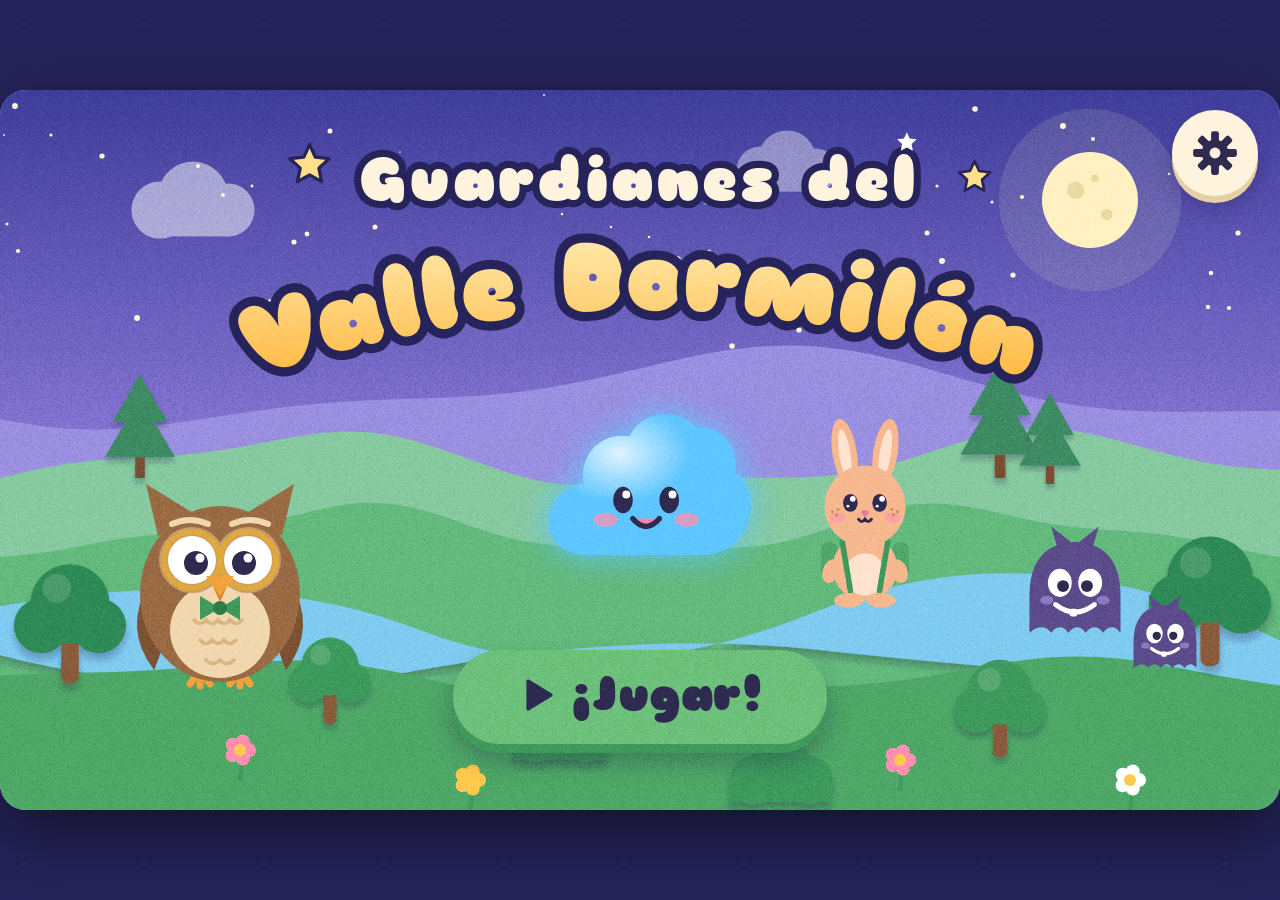
<file: index.html>
<!DOCTYPE html>
<html lang="es">
<head>
<meta charset="utf-8">
<meta name="viewport" content="width=device-width, initial-scale=1, user-scalable=no">
<title>Guardianes del Valle Dormilón</title>
<link rel="preconnect" href="https://fonts.googleapis.com">
<link rel="preconnect" href="https://fonts.gstatic.com" crossorigin>
<link href="https://fonts.googleapis.com/css2?family=Baloo+2:wght@500;600;700;800&family=Sniglet:wght@400;800&display=swap" rel="stylesheet">
<style>
:root{
  --noche:#26235A; --noche2:#3B3880;
  --musgo:#6CC07A; --musgo2:#3E9A5C;
  --farol:#FFC94D; --farol2:#DE8F17;
  --lumi:#5EC6FF; --petalo:#FF8FB1;
  --papel:#FFF4DE; --papel2:#E6CFA3;
  --tinta:#2E2A4F;
  --display:'Sniglet','Baloo 2','Trebuchet MS',system-ui,sans-serif;
  --body:'Baloo 2','Trebuchet MS',system-ui,sans-serif;
  /* Escenario fijo de 1280x720 que se escala para caber en cualquier pantalla; mundo de papel recortado al anochecer */
  color-scheme: dark;
}
*{box-sizing:border-box}
html,body{height:100%;margin:0;overflow:hidden}
body{
  background:var(--noche);
  background-image:radial-gradient(circle at 20% 20%,rgba(255,255,255,.08) 0 1px,transparent 2px),radial-gradient(circle at 70% 60%,rgba(255,255,255,.06) 0 1px,transparent 2px);
  background-size:120px 120px,170px 170px;
  font-family:var(--body);color:var(--tinta);
  -webkit-tap-highlight-color:transparent;user-select:none;-webkit-user-select:none;
}
button{font-family:inherit;color:inherit}
#stage{
  position:absolute;left:50%;top:50%;width:1280px;height:720px;
  transform-origin:center center;transform:translate(-50%,-50%);
  overflow:hidden;border-radius:26px;background:#9fd8ff;
  box-shadow:0 24px 70px rgba(0,0,0,.5);touch-action:none;
}
.screen{position:absolute;inset:0;animation:fadeIn .35s ease both}
@keyframes fadeIn{from{opacity:0}to{opacity:1}}
.abs{position:absolute}
.bg{position:absolute;inset:0;width:100%;height:100%;display:block}
.grain{position:absolute;inset:0;pointer-events:none;z-index:200;opacity:.16;mix-blend-mode:overlay;background-size:256px 256px}

/* Botones */
.btn{
  font-family:var(--display);font-weight:800;font-size:38px;line-height:1;letter-spacing:.5px;
  color:var(--tinta);background:var(--farol);border:none;border-radius:999px;
  padding:18px 46px 22px;display:inline-flex;align-items:center;gap:14px;cursor:pointer;
  box-shadow:0 9px 0 var(--farol2),0 16px 26px rgba(20,10,60,.3);
  transition:transform .12s,box-shadow .12s;
}
.btn svg{width:40px;height:40px}
.btn:active{transform:translateY(7px);box-shadow:0 2px 0 var(--farol2),0 6px 12px rgba(20,10,60,.3)}
.btn.verde{background:var(--musgo);box-shadow:0 9px 0 var(--musgo2),0 16px 26px rgba(20,10,60,.3)}
.btn.verde:active{box-shadow:0 2px 0 var(--musgo2)}
.btn.papel{background:var(--papel);box-shadow:0 9px 0 var(--papel2),0 16px 26px rgba(20,10,60,.3)}
.btn.papel:active{box-shadow:0 2px 0 var(--papel2)}
.btn.sm{font-size:28px;padding:14px 30px 17px}
.btn.sm svg{width:32px;height:32px}
.btn:focus-visible,.ibtn:focus-visible,.node:focus-visible{outline:5px solid #fff;outline-offset:5px}
.ibtn{
  width:86px;height:86px;border-radius:50%;border:none;background:var(--papel);cursor:pointer;
  display:grid;place-items:center;box-shadow:0 7px 0 var(--papel2),0 12px 20px rgba(20,10,60,.28);
  transition:transform .12s,box-shadow .12s;padding:0;
}
.ibtn svg{width:50px;height:50px}
.ibtn:active{transform:translateY(6px);box-shadow:0 1px 0 var(--papel2)}
.ibtn.off{opacity:.55}
.label-under{font-family:var(--display);font-size:20px;color:#fff;text-align:center;margin-top:10px;-webkit-text-stroke:5px var(--noche);paint-order:stroke fill}

/* Narrador: Don Plumas */
#narr{position:absolute;left:6px;bottom:4px;z-index:80;display:flex;align-items:flex-end;pointer-events:none}
#narr .owl{width:138px;height:152px;pointer-events:auto;cursor:pointer;filter:drop-shadow(0 6px 0 rgba(0,0,0,.18))}
#narr .bubble{
  background:var(--papel);border-radius:30px;padding:16px 26px 18px;font-size:29px;font-weight:600;line-height:1.18;
  max-width:600px;margin:0 0 88px 2px;position:relative;box-shadow:0 7px 0 rgba(46,42,79,.18),0 14px 30px rgba(0,0,0,.18);
  transition:opacity .25s,transform .25s;transform-origin:left bottom;text-wrap:balance;
}
#narr .bubble:before{content:"";position:absolute;left:-16px;bottom:22px;border:14px solid transparent;border-right:22px solid var(--papel);border-left:0}
#narr.quiet .bubble{opacity:0;transform:scale(.85)}
#narr.gone{display:none}
.owl .beak-low{transform-box:fill-box;transform-origin:50% 0}
.talking .owl .beak-low,.owl.talking .beak-low{animation:beak .2s ease-in-out infinite alternate}
@keyframes beak{to{transform:translateY(7px) scaleY(1.15)}}
.owl .wing-r{transform-box:fill-box;transform-origin:20% 10%}
.talking .owl .wing-r,.owl.talking .wing-r{animation:wave .5s ease-in-out infinite alternate}
@keyframes wave{to{transform:rotate(-22deg)}}
.owl .lid{transform-box:fill-box;transform-origin:50% 0;transform:scaleY(0);animation:blink 5s infinite}
@keyframes blink{0%,93%,100%{transform:scaleY(0)}96%{transform:scaleY(1)}}

/* Lumi */
.lumi{overflow:visible;filter:drop-shadow(0 0 16px var(--lc))}
.lumi .lumi-fill{fill:var(--lc);transition:fill .7s}
.float{animation:float 3.2s ease-in-out infinite}
@keyframes float{0%,100%{transform:translateY(0)}50%{transform:translateY(-14px)}}
.bob{animation:bob 2.2s ease-in-out infinite}
@keyframes bob{0%,100%{transform:translateY(0) rotate(-2deg)}50%{transform:translateY(-8px) rotate(2deg)}}
.shake{animation:shake .5s}
@keyframes shake{0%,100%{transform:translateX(0)}20%{transform:translateX(-14px)}40%{transform:translateX(12px)}60%{transform:translateX(-8px)}80%{transform:translateX(5px)}}
.hop{animation:hop .6s cubic-bezier(.3,1.6,.5,1)}
@keyframes hop{0%,100%{transform:translateY(0) scale(1)}15%{transform:translateY(6px) scale(1.1,.9)}50%{transform:translateY(-70px) scale(.95,1.05)}}
.pulse{animation:pulse 1.4s ease-in-out infinite}
@keyframes pulse{0%,100%{transform:scale(1)}50%{transform:scale(1.08)}}
.wiggle{animation:wiggle .45s}
@keyframes wiggle{0%,100%{transform:rotate(0)}25%{transform:rotate(-8deg)}75%{transform:rotate(8deg)}}
.zzz{position:absolute;font-family:var(--display);font-weight:800;color:#fff;font-size:40px;text-shadow:0 3px 0 rgba(0,0,0,.25);animation:zzz 3s ease-out infinite;pointer-events:none}
@keyframes zzz{0%{opacity:0;transform:translate(0,0) scale(.6)}20%{opacity:1}100%{opacity:0;transform:translate(50px,-110px) scale(1.3)}}

/* Arrastrables */
.drag{touch-action:none;cursor:grab}
.dragging{cursor:grabbing;z-index:90!important;filter:drop-shadow(0 14px 10px rgba(0,0,0,.3))}
.dragging>*{transform:scale(1.12)}
.returning{transition:left .3s cubic-bezier(.3,1.4,.5,1),top .3s cubic-bezier(.3,1.4,.5,1)}

/* HUD de nivel */
.hud{position:absolute;left:0;right:0;top:0;height:110px;display:flex;align-items:center;gap:16px;padding:14px 18px;z-index:70;pointer-events:none}
.hud>*{pointer-events:auto}
.chip{
  font-family:var(--display);font-size:26px;background:var(--papel);border-radius:999px;padding:10px 22px 12px;
  box-shadow:0 5px 0 var(--papel2);display:inline-flex;align-items:center;gap:10px;white-space:nowrap
}
.chip svg{width:30px;height:30px}
.chip.derecho{background:var(--petalo);box-shadow:0 5px 0 #D9658C;color:#fff}
.hud .grow{flex:1}
.meter{display:flex;align-items:center;gap:10px;background:rgba(255,244,222,.96);border-radius:999px;padding:8px 18px 8px 10px;box-shadow:0 5px 0 var(--papel2)}
.meter .mi{width:44px;height:44px;display:grid;place-items:center}
.meter .mi svg{width:100%;height:100%}
.meter .segs{display:flex;gap:5px;width:230px;height:28px}
.meter .segs b{flex:1;border-radius:9px;background:#E3D3B4;transition:background .3s,transform .3s}
.meter .segs b.on{background:var(--musgo);transform:scaleY(1.12)}
.meter.blue .segs b.on{background:#7A6CFF}
.hud .chip{font-size:21px;padding:9px 18px 11px}
.hud .meter .segs{width:200px}

/* Modales */
.modal{position:absolute;inset:0;z-index:75;display:grid;place-items:center;background:rgba(30,25,80,.55);animation:fadeIn .25s both}
.card{
  background:var(--papel);border-radius:40px;padding:34px 44px;box-shadow:0 12px 0 var(--papel2),0 30px 60px rgba(0,0,0,.35);
  text-align:center;animation:popIn .45s cubic-bezier(.3,1.5,.5,1) both;max-width:1000px
}
@keyframes popIn{from{transform:scale(.6);opacity:0}to{transform:scale(1);opacity:1}}
.card h2{font-family:var(--display);font-weight:800;font-size:60px;margin:0 0 8px;line-height:1.05;text-wrap:balance}
.card p{font-size:28px;margin:6px 0;line-height:1.25;text-wrap:balance}
.row{display:flex;gap:22px;justify-content:center;align-items:center;flex-wrap:wrap}
.stars3{display:flex;gap:14px;justify-content:center;margin:6px 0 12px}
.stars3 svg{width:96px;height:96px}
.stars3 .s{opacity:.2;transform:scale(.7);transition:all .35s cubic-bezier(.3,1.6,.5,1)}
.stars3 .s.on{opacity:1;transform:scale(1)}
.reward{background:#fff;border-radius:26px;padding:12px 18px 14px;width:250px;box-shadow:0 6px 0 #EADBC0}
.reward .pic{height:130px;display:grid;place-items:center}
.reward .pic svg{max-height:130px;max-width:200px}
.reward b{font-family:var(--display);font-size:22px;display:block}
.reward span{font-size:20px}
.lesson{font-family:var(--display);font-size:32px;color:#C2416E;margin:14px 0 18px}

/* Partículas */
.spark{position:absolute;width:26px;height:26px;pointer-events:none;z-index:95;animation:spark .8s ease-out forwards}
.spark svg{width:100%;height:100%}
@keyframes spark{from{transform:translate(0,0) scale(1) rotate(0);opacity:1}to{transform:translate(var(--dx),var(--dy)) scale(.3) rotate(160deg);opacity:0}}
.ftext{position:absolute;font-family:var(--display);font-weight:800;font-size:44px;color:#fff;pointer-events:none;z-index:96;
  -webkit-text-stroke:8px var(--tinta);paint-order:stroke fill;animation:ftext 1.1s ease-out forwards;white-space:nowrap}
@keyframes ftext{0%{transform:translate(-50%,0) scale(.5);opacity:0}20%{transform:translate(-50%,-20px) scale(1.1);opacity:1}100%{transform:translate(-50%,-90px) scale(1);opacity:0}}

/* Mapa */
.node{position:absolute;width:132px;height:132px;margin:-66px 0 0 -66px;border-radius:50%;border:none;padding:0;cursor:pointer;
  background:var(--papel);box-shadow:0 9px 0 var(--papel2),0 18px 30px rgba(20,10,60,.35);display:grid;place-items:center;transition:transform .15s}
.node:active{transform:translateY(6px)}
.node .ico{width:96px;height:96px}
.node .num{position:absolute;top:-10px;left:-6px;width:48px;height:48px;border-radius:50%;background:var(--noche2);color:#fff;
  font-family:var(--display);font-size:28px;display:grid;place-items:center;box-shadow:0 4px 0 rgba(0,0,0,.25)}
.node.locked{background:#CFC8DA;box-shadow:0 9px 0 #A79FB8,0 18px 30px rgba(20,10,60,.35)}
.node.locked .ico{filter:grayscale(1);opacity:.35}
.node .lock{position:absolute;width:62px;height:62px}
.node.next{animation:glow 1.6s ease-in-out infinite}
@keyframes glow{0%,100%{box-shadow:0 9px 0 var(--papel2),0 0 0 0 rgba(255,214,90,.9)}50%{box-shadow:0 9px 0 var(--papel2),0 0 0 18px rgba(255,214,90,0)}}
.nstars{position:absolute;display:flex;gap:2px;transform:translateX(-50%)}
.nstars svg{width:36px;height:36px}
.nname{position:absolute;transform:translateX(-50%);font-family:var(--display);font-size:22px;color:#fff;white-space:nowrap;
  -webkit-text-stroke:6px var(--noche);paint-order:stroke fill}
.topbar{position:absolute;top:16px;left:20px;right:20px;display:flex;align-items:center;gap:16px;z-index:60}
.counter{font-family:var(--display);font-size:34px;background:var(--papel);border-radius:999px;padding:8px 22px 10px 12px;display:flex;align-items:center;gap:8px;box-shadow:0 6px 0 var(--papel2)}
.counter svg{width:46px;height:46px}

/* Puzzle */
.board{position:absolute;border-radius:24px;background:#5A8F4E;box-shadow:0 10px 0 #3E6B35,0 20px 40px rgba(0,0,0,.3)}
.tile{position:absolute;border-radius:16px;overflow:hidden;cursor:pointer;transition:left .22s ease,top .22s ease;border:4px solid #fff;box-shadow:0 4px 0 rgba(0,0,0,.2)}
.tile svg{width:100%;height:100%;display:block}
.tile.can{animation:canmove 1.2s ease-in-out infinite}
@keyframes canmove{0%,100%{box-shadow:0 4px 0 rgba(0,0,0,.2),0 0 0 0 rgba(255,214,90,.0)}50%{box-shadow:0 4px 0 rgba(0,0,0,.2),0 0 0 7px rgba(255,214,90,.95)}}

/* Escenas varias */
.light{cursor:pointer}
.dark{position:absolute;inset:0;background:#0B0A2A;opacity:0;transition:opacity .8s;pointer-events:none}
.glowbox{animation:pulse 1.2s ease-in-out infinite}
.bubble5{position:absolute;width:118px;height:118px;margin:-59px 0 0 -59px;cursor:pointer;touch-action:none;left:0;top:0}
.bubble5 svg{width:100%;height:100%;overflow:visible}
.popping{animation:pop5 .35s ease-out forwards;pointer-events:none}
@keyframes pop5{to{transform:scale(1.6);opacity:0}}
.twinkle{animation:twinkle 2.6s ease-in-out infinite}
@keyframes twinkle{0%,100%{opacity:1}50%{opacity:.25}}
.lumi-talking{animation:lumitalk .32s ease-in-out infinite alternate}
@keyframes lumitalk{from{transform:scale(1,1)}to{transform:scale(1.05,.95)}}
.tbub.tb-lumi{background:#E3F4FF;color:#1E5A8A}
.tbub.tb-lumi:after{border-top-color:#E3F4FF}
.tbub.tb-saltarin,.tbub.tb-amigo{background:#FFF0E3}
.tbub.tb-saltarin:after,.tbub.tb-amigo:after{border-top-color:#FFF0E3}
.tbub{position:absolute;z-index:85;transform:translate(-50%,-100%);background:#fff;border-radius:26px;padding:12px 22px 14px;font-family:var(--display);font-size:26px;
  box-shadow:0 6px 0 rgba(46,42,79,.15);animation:tbpop .3s cubic-bezier(.3,1.5,.5,1) both;max-width:420px;text-align:center;pointer-events:none;text-wrap:balance}
@keyframes tbpop{from{transform:translate(-50%,-100%) scale(.6);opacity:0}to{transform:translate(-50%,-100%) scale(1);opacity:1}}
.tbub:after{content:"";position:absolute;left:50%;bottom:-16px;margin-left:-12px;border:12px solid transparent;border-top:16px solid #fff;border-bottom:0}
.choice{position:absolute;background:#fff;border:none;border-radius:30px;cursor:pointer;padding:14px;box-shadow:0 9px 0 #EADBC0,0 16px 28px rgba(0,0,0,.18);
  display:flex;flex-direction:column;align-items:center;justify-content:center;gap:8px;font-family:var(--display);font-size:25px;line-height:1.1;text-align:center;transition:transform .12s}
.choice:active{transform:translateY(6px)}
.choice.right{outline:7px solid var(--musgo)}
.choice .pic{display:grid;place-items:center}
.rot-hint{position:fixed;inset:0;z-index:999;background:var(--noche);color:#fff;display:none;flex-direction:column;align-items:center;justify-content:center;gap:20px;text-align:center;padding:24px;font-family:var(--display);font-size:26px}
.rot-hint.show{display:flex}
.rot-hint svg{width:120px;height:120px}

/* Memorama */
.mcard{position:absolute;border:none;padding:0;background:transparent;cursor:pointer;perspective:900px}
.mcard .inner{position:relative;width:100%;height:100%;transition:transform .45s;transform-style:preserve-3d}
.mcard.flipped .inner{transform:rotateY(180deg)}
.mcard .back,.mcard .front{position:absolute;inset:0;border-radius:24px;display:grid;place-items:center;backface-visibility:hidden;-webkit-backface-visibility:hidden;box-shadow:0 8px 0 rgba(0,0,0,.18)}
.mcard .back{background:linear-gradient(160deg,#7A6CFF,#5B4B8A);border:6px solid #fff}
.mcard .back svg{width:70%}
.mcard .front{background:#FFF4DE;border:6px solid #fff;transform:rotateY(180deg)}
.mcard.matched .front{box-shadow:0 8px 0 rgba(0,0,0,.18),0 0 0 7px #6CC07A}
/* Pasa la pelota */
.turno{position:absolute;width:42px;height:42px;opacity:0;transform:scale(.3);transition:opacity .3s,transform .4s cubic-bezier(.3,1.6,.5,1)}
.turno svg{width:100%;height:100%}
.jugo .turno{opacity:1;transform:scale(1)}
.swipehint{animation:swipe 1.4s ease-in-out infinite}
@keyframes swipe{0%{transform:translateY(40px);opacity:0}30%{opacity:1}100%{transform:translateY(-70px);opacity:0}}
/* Barra de energía */
.ebar{border-radius:34px;background:#FFF4DE;border:6px solid #fff;box-shadow:0 8px 0 rgba(0,0,0,.15);overflow:hidden}
.efill{position:absolute;left:0;right:0;bottom:0;height:55%;background:#6CC07A;transition:background .4s}
.emark{position:absolute;left:0;right:0;height:4px;background:rgba(46,42,79,.35)}
/* Estrellas musicales */
.sstar{position:absolute;border:none;background:transparent;padding:0;cursor:pointer;transition:transform .15s,filter .15s;filter:drop-shadow(0 0 8px rgba(255,255,255,.4))}
.sstar.lit{transform:scale(1.28);filter:drop-shadow(0 0 26px var(--sc)) brightness(1.15)}

@media (prefers-reduced-motion: reduce){
  .swipehint{animation:none!important}
  .float,.bob,.pulse,.node.next,.tile.can,.glowbox{animation:none!important}
  .screen,.card{animation-duration:.01s!important}
}

</style>
</head>
<body>
<div id="stage" role="application" aria-label="Juego Guardianes del Valle Dormilón"></div>
<script>
/* ============ ARTE: personajes, iconos y escenarios (SVG original) ============ */
const INK='#2E2A4F';
let _uid=0; const uid=p=>(p||'u')+(++_uid);

/* PRNG con semilla para que los escenarios sean siempre iguales */
function seeded(s){return function(){s|=0;s=s+0x6D2B79F5|0;let t=Math.imul(s^s>>>15,1|s);t=t+Math.imul(t^t>>>7,61|t)^t;return((t^t>>>14)>>>0)/4294967296}}

function smooth(pts){
  let d=`M${pts[0][0].toFixed(1)} ${pts[0][1].toFixed(1)}`;
  for(let i=1;i<pts.length-1;i++){const[x,y]=pts[i],[nx,ny]=pts[i+1];d+=` Q${x.toFixed(1)} ${y.toFixed(1)} ${((x+nx)/2).toFixed(1)} ${((y+ny)/2).toFixed(1)}`}
  const l=pts[pts.length-1];return d+` L${l[0].toFixed(1)} ${l[1].toFixed(1)}`;
}
function hill(y0,amp,waves,phase,fill,cut=true,W=1280,H=720){
  const pts=[];const N=28;
  for(let i=0;i<=N;i++){const t=i/N;pts.push([t*W,y0+Math.sin(t*Math.PI*2*waves+phase)*amp+Math.sin(t*Math.PI*2*waves*2.3+phase*1.7)*amp*.35])}
  return `<path d="${smooth(pts)} L${W} ${H} L0 ${H} Z" fill="${fill}" ${cut?'filter="url(#cut)"':''}/>`;
}
function tree(x,y,s=1,c='#3E9A5C',fruit){
  let f='';if(fruit){const r=seeded(x*7+y);for(let i=0;i<6;i++)f+=`<circle cx="${(r()*60-30).toFixed(0)}" cy="${(-20-r()*45).toFixed(0)}" r="6" fill="${fruit}"/>`}
  return `<g transform="translate(${x} ${y}) scale(${s})" filter="url(#cut)"><rect x="-8" y="-14" width="16" height="44" rx="6" fill="#8A5A3B"/><circle cx="0" cy="-42" r="36" fill="${c}"/><circle cx="-26" cy="-22" r="25" fill="${c}"/><circle cx="26" cy="-22" r="25" fill="${c}"/><circle cx="-12" cy="-56" r="13" fill="#fff" opacity=".14"/>${f}</g>`;
}
function pine(x,y,s=1,c='#2F7A55'){
  return `<g transform="translate(${x} ${y}) scale(${s})" filter="url(#cut)"><rect x="-6" y="-6" width="12" height="26" fill="#7A4E33"/><path d="M0 -110 L34 -50 L18 -50 L44 -6 L-44 -6 L-18 -50 L-34 -50 Z" fill="${c}"/></g>`;
}
function bush(x,y,s=1,c='#4FA868'){
  return `<g transform="translate(${x} ${y}) scale(${s})" filter="url(#cut)"><circle cx="-24" cy="0" r="22" fill="${c}"/><circle cx="0" cy="-12" r="28" fill="${c}"/><circle cx="26" cy="0" r="22" fill="${c}"/><rect x="-46" y="0" width="92" height="20" fill="${c}"/></g>`;
}
function flower(x,y,c='#FF8FB1',s=1){
  let p='';for(let i=0;i<5;i++){const a=i*72*Math.PI/180;p+=`<circle cx="${(Math.cos(a)*9).toFixed(1)}" cy="${(Math.sin(a)*9).toFixed(1)}" r="7" fill="${c}"/>`}
  return `<g transform="translate(${x} ${y}) scale(${s})"><path d="M0 0 Q3 16 0 30" stroke="#3E9A5C" stroke-width="4" fill="none"/>${p}<circle r="6" fill="#FFC94D"/></g>`;
}
function cloudShape(x,y,s=1,o=.9){
  return `<g transform="translate(${x} ${y}) scale(${s})" opacity="${o}"><circle cx="0" cy="0" r="26" fill="#fff"/><circle cx="30" cy="-12" r="32" fill="#fff"/><circle cx="62" cy="0" r="24" fill="#fff"/><rect x="0" y="0" width="62" height="24" fill="#fff"/></g>`;
}
function starField(n,seed,y1=0,y2=360,tw=true){
  const r=seeded(seed);let s='';
  for(let i=0;i<n;i++){const x=r()*1280,y=y1+r()*(y2-y1),rad=r()*2.2+.8;s+=`<circle cx="${x.toFixed(0)}" cy="${y.toFixed(0)}" r="${rad.toFixed(1)}" fill="#FFF6D8" ${tw&&i%3==0?`class="twinkle" style="animation-delay:${(r()*3).toFixed(1)}s"`:''}/>`}
  return s;
}
function starPath(cx,cy,r,fill,stroke){
  let d='';for(let i=0;i<10;i++){const a=-Math.PI/2+i*Math.PI/5,rr=i%2?r*.48:r;d+=(i?'L':'M')+(cx+Math.cos(a)*rr).toFixed(1)+' '+(cy+Math.sin(a)*rr).toFixed(1)}
  return `<path d="${d}Z" fill="${fill}" ${stroke?`stroke="${stroke}" stroke-width="${r*.16}" stroke-linejoin="round"`:''}/>`;
}
function moon(x,y,r){
  return `<g><circle cx="${x}" cy="${y}" r="${r*1.9}" fill="#FFF1C1" opacity=".12"/><circle cx="${x}" cy="${y}" r="${r}" fill="#FFF1C1"/><circle cx="${x-r*.3}" cy="${y-r*.2}" r="${r*.18}" fill="#EBD9A0"/><circle cx="${x+r*.35}" cy="${y+r*.3}" r="${r*.12}" fill="#EBD9A0"/><circle cx="${x+r*.1}" cy="${y-r*.45}" r="${r*.08}" fill="#EBD9A0"/></g>`;
}
function cabin(x,y,s=1,lit=true){
  return `<g transform="translate(${x} ${y}) scale(${s})" filter="url(#cut)">
  <rect x="-90" y="-80" width="180" height="120" rx="14" fill="#C9875A"/>
  <path d="M-90 -50 H90 M-90 -20 H90 M-90 10 H90" stroke="#A86B43" stroke-width="5"/>
  <path d="M-118 -70 Q0 -190 118 -70 Q0 -96 -118 -70Z" fill="#E2574C"/>
  <circle cx="-50" cy="-118" r="9" fill="#fff" opacity=".9"/><circle cx="20" cy="-136" r="10" fill="#fff" opacity=".9"/><circle cx="62" cy="-104" r="8" fill="#fff" opacity=".9"/>
  <rect x="44" y="-180" width="24" height="56" fill="#8C5B3F"/>
  <path d="M-26 40 V-14 Q0 -46 26 -14 V40Z" fill="#6B3F27"/><circle cx="14" cy="10" r="4" fill="#FFC94D"/>
  <circle cx="-58" cy="-30" r="20" fill="${lit?'#FFE08A':'#3B3880'}" stroke="#6B3F27" stroke-width="6"/>
  <circle cx="58" cy="-30" r="20" fill="${lit?'#FFE08A':'#3B3880'}" stroke="#6B3F27" stroke-width="6"/>
  </g>`;
}

/* ---------- Lumi ---------- */
const CLOUD='M48 150 C18 150 8 128 14 110 C20 92 34 86 44 86 C40 58 60 38 86 42 C96 20 128 14 146 34 C170 32 186 52 182 76 C198 84 200 110 190 128 C182 144 166 150 150 150 Z';
function lumiFace(mood){
  const e={
    happy:`<ellipse cx="80" cy="100" rx="9" ry="12" fill="${INK}"/><ellipse cx="122" cy="100" rx="9" ry="12" fill="${INK}"/><circle cx="83" cy="95" r="3.6" fill="#fff"/><circle cx="125" cy="95" r="3.6" fill="#fff"/>`,
    wow:`<circle cx="80" cy="99" r="12" fill="${INK}"/><circle cx="122" cy="99" r="12" fill="${INK}"/><circle cx="84" cy="94" r="4.5" fill="#fff"/><circle cx="126" cy="94" r="4.5" fill="#fff"/>`,
    sleep:`<path d="M70 101 Q80 110 90 101" stroke="${INK}" stroke-width="5" fill="none" stroke-linecap="round"/><path d="M112 101 Q122 110 132 101" stroke="${INK}" stroke-width="5" fill="none" stroke-linecap="round"/>`,
    tired:`<path d="M70 102 L90 98 Q89 110 80 110 Q71 110 70 102Z" fill="${INK}"/><path d="M112 98 L132 102 Q131 110 122 110 Q113 110 112 98Z" fill="${INK}"/><path d="M67 103 L92 97 M110 97 L135 103" stroke="${INK}" stroke-width="4" stroke-linecap="round"/>`,
    neutral:`<circle cx="80" cy="101" r="7.5" fill="${INK}"/><circle cx="122" cy="101" r="7.5" fill="${INK}"/><circle cx="82" cy="98" r="2.5" fill="#fff"/><circle cx="124" cy="98" r="2.5" fill="#fff"/>`,
    scared:`<ellipse cx="80" cy="102" rx="7" ry="12" fill="${INK}"/><ellipse cx="122" cy="102" rx="7" ry="12" fill="${INK}"/><circle cx="82" cy="97" r="2.6" fill="#fff"/><circle cx="124" cy="97" r="2.6" fill="#fff"/><path d="M68 86 Q76 78 90 82 M134 86 Q126 78 112 82" stroke="${INK}" stroke-width="4" fill="none" stroke-linecap="round"/><path d="M156 66 Q164 80 156 88 Q148 80 156 66Z" fill="#7FD3FF" stroke="#fff" stroke-width="2"/>`,
    angry:`<ellipse cx="80" cy="102" rx="8" ry="9" fill="${INK}"/><ellipse cx="122" cy="102" rx="8" ry="9" fill="${INK}"/><path d="M66 86 L91 94 M136 86 L111 94" stroke="${INK}" stroke-width="5" stroke-linecap="round"/>`,
    sad:`<ellipse cx="80" cy="102" rx="8" ry="10" fill="${INK}"/><ellipse cx="122" cy="102" rx="8" ry="10" fill="${INK}"/><path d="M68 90 L89 84 M134 90 L113 84" stroke="${INK}" stroke-width="4" stroke-linecap="round"/>`
  }[mood]||'';
  const m={
    happy:`<path d="M89 117 Q101 131 113 117" stroke="${INK}" stroke-width="5" fill="#FF7E9E" stroke-linecap="round" stroke-linejoin="round"/>`,
    wow:`<ellipse cx="101" cy="124" rx="8" ry="10" fill="${INK}"/>`,
    sleep:`<ellipse cx="101" cy="122" rx="5" ry="4" fill="${INK}"/>`,
    tired:`<ellipse cx="101" cy="124" rx="6" ry="7.5" fill="${INK}"/>`,
    sad:`<path d="M90 126 Q101 116 112 126" stroke="${INK}" stroke-width="4.5" fill="none" stroke-linecap="round"/>`,
    neutral:`<path d="M93 122 H109" stroke="${INK}" stroke-width="4.5" stroke-linecap="round"/>`,
    scared:`<path d="M88 126 q4 -5 8 0 q4 5 8 0 q4 -5 8 0" stroke="${INK}" stroke-width="4" fill="none" stroke-linecap="round"/>`,
    angry:`<path d="M90 127 Q101 118 112 127" stroke="${INK}" stroke-width="5" fill="none" stroke-linecap="round"/>`
  }[mood]||'';
  return e+`<ellipse cx="64" cy="118" rx="11" ry="6.5" fill="#FF8FB1" opacity=".75"/><ellipse cx="138" cy="118" rx="11" ry="6.5" fill="#FF8FB1" opacity=".75"/>`+m;
}
const ACC={
  gorro:`<path d="M96 46 Q120 -6 176 14 Q150 26 150 50 Q122 36 96 46Z" fill="#7A6CFF"/><path d="M110 34 Q130 14 160 20" stroke="#fff" stroke-width="6" opacity=".6" fill="none"/><circle cx="178" cy="14" r="11" fill="#fff"/>`,
  peluche:`<g transform="translate(150 118)"><circle cx="-14" cy="-26" r="9" fill="#B07A4F"/><circle cx="14" cy="-26" r="9" fill="#B07A4F"/><circle cx="0" cy="-12" r="20" fill="#C68E5E"/><ellipse cx="0" cy="16" rx="24" ry="20" fill="#C68E5E"/><circle cx="-7" cy="-14" r="3" fill="${INK}"/><circle cx="7" cy="-14" r="3" fill="${INK}"/><ellipse cx="0" cy="-6" rx="6" ry="4" fill="#8A5A3B"/><ellipse cx="0" cy="16" rx="12" ry="10" fill="#E9C49B"/></g>`,
  manta:`<path d="M6 120 Q100 96 196 120 L192 156 Q100 170 10 156Z" fill="#FF9EC4"/><path d="M6 120 Q100 96 196 120" stroke="#fff" stroke-width="6" fill="none" opacity=".7"/><circle cx="50" cy="138" r="6" fill="#fff" opacity=".7"/><circle cx="100" cy="132" r="6" fill="#fff" opacity=".7"/><circle cx="150" cy="138" r="6" fill="#fff" opacity=".7"/>`,
  lazo:`<g transform="translate(70 48) rotate(-20)"><path d="M0 0 L-24 -14 L-24 14Z M0 0 L24 -14 L24 14Z" fill="#E2574C"/><circle r="7" fill="#C23A31"/></g>`,
  hoja:`<path d="M110 30 Q112 10 104 0" stroke="#2F7A48" stroke-width="5" fill="none" stroke-linecap="round"/><path d="M106 6 Q126 -12 144 2 Q126 18 106 6Z" fill="#3E9A5C"/>`,
  libro:`<g transform="translate(100 132)"><path d="M-44 -14 Q-22 -24 0 -12 Q22 -24 44 -14 V18 Q22 8 0 20 Q-22 8 -44 18Z" fill="#7A6CFF" stroke="${INK}" stroke-width="3.5" stroke-linejoin="round"/><path d="M0 -12 V20" stroke="${INK}" stroke-width="3.5"/><path d="M-34 -6 Q-18 -12 -6 -4 M6 -4 Q18 -12 34 -6" stroke="#fff" stroke-width="3" fill="none" opacity=".7"/></g>`,
  antifaz:`<path d="M58 88 Q80 80 100 92 Q120 80 144 88 Q148 104 132 110 Q116 112 101 102 Q86 112 70 110 Q54 104 58 88Z" fill="#7A6CFF" stroke="${INK}" stroke-width="3"/><path d="M58 92 L30 84 M144 92 L172 84" stroke="#7A6CFF" stroke-width="5" stroke-linecap="round"/>${starPath(78,96,5,'#FFE08A')}${starPath(124,96,5,'#FFE08A')}`,
  estrellas:`${starPath(20,40,12,'#FFE08A')}${starPath(186,30,10,'#FFE08A')}${starPath(176,150,8,'#FFE08A')}${starPath(14,140,7,'#FFE08A')}`,
  estrella:''
};
function lumiSVG(o={}){
  const id=uid('lg');const mood=o.mood||'happy';const col=o.color||'#5EC6FF';
  const acc=(o.acc||[]).map(a=>ACC[a]||'').join('');
  const front=(o.front||[]).map(a=>ACC[a]||'').join('');
  return `<svg class="lumi ${o.cls||''}" viewBox="0 0 200 170" style="--lc:${col}" aria-hidden="true">
  <defs><radialGradient id="${id}" cx="35%" cy="28%" r="70%"><stop offset="0" stop-color="#fff" stop-opacity=".8"/><stop offset=".5" stop-color="#fff" stop-opacity="0"/></radialGradient></defs>
  <g class="lumi-body">${acc}<path class="lumi-fill" d="${CLOUD}"/><path d="${CLOUD}" fill="url(#${id})"/><g class="face">${lumiFace(mood)}</g>${front}</g></svg>`;
}
function setLumi(node,{mood,color}={}){
  const svg=node.matches('svg')?node:node.querySelector('svg.lumi');if(!svg)return;
  if(color)svg.style.setProperty('--lc',color);
  if(mood&&svg.dataset.mood!==mood){const f=svg.querySelector('.face');if(f){f.innerHTML=lumiFace(mood);svg.dataset.mood=mood}}
}
function mix(a,b,t){t=Math.max(0,Math.min(1,t));const p=h=>[1,3,5].map(i=>parseInt(h.slice(i,i+2),16));const A=p(a),B=p(b);return'#'+A.map((v,i)=>Math.round(v+(B[i]-v)*t).toString(16).padStart(2,'0')).join('')}
const GRIS='#A9B1C2',AZUL='#5EC6FF';
const lumiColor=t=>mix(GRIS,AZUL,t);

/* ---------- Don Plumas ---------- */
function owlSVG(cls=''){
  return `<svg class="owl ${cls}" viewBox="0 0 200 220" aria-hidden="true">
  <path d="M80 200 l-10 14 M80 200 l0 16 M80 200 l10 14 M120 200 l-10 14 M120 200 l0 16 M120 200 l10 14" stroke="#F2A23A" stroke-width="7" stroke-linecap="round"/>
  <path d="M38 66 L26 14 L78 46Z M162 66 L174 14 L122 46Z" fill="#9A6A43"/>
  <path class="wing-l" d="M30 112 Q2 158 34 200 Q52 160 46 112Z" fill="#7C5232"/>
  <path class="wing-r" d="M170 112 Q198 158 166 200 Q148 160 154 112Z" fill="#7C5232"/>
  <ellipse cx="100" cy="124" rx="80" ry="88" fill="#9A6A43"/>
  <ellipse cx="100" cy="160" rx="50" ry="48" fill="#F1D7AE"/>
  <path d="M74 150 q6 7 12 0 q6 7 12 0 q6 7 12 0 q6 7 12 0 M80 170 q6 7 12 0 q6 7 12 0 q6 7 12 0 M86 190 q7 7 14 0 q7 7 14 0" stroke="#D9B583" stroke-width="3.5" fill="none" stroke-linecap="round"/>
  <path d="M100 138 L80 126 L80 150Z M100 138 L120 126 L120 150Z" fill="#3E9A5C"/><circle cx="100" cy="138" r="7" fill="#2F7A48"/>
  <circle cx="72" cy="90" r="33" fill="#C99B6D"/><circle cx="128" cy="90" r="33" fill="#C99B6D"/>
  <circle cx="72" cy="90" r="24" fill="#fff"/><circle cx="128" cy="90" r="24" fill="#fff"/>
  <circle cx="76" cy="93" r="12" fill="${INK}"/><circle cx="124" cy="93" r="12" fill="${INK}"/>
  <circle cx="80" cy="88" r="4.5" fill="#fff"/><circle cx="128" cy="88" r="4.5" fill="#fff"/>
  <ellipse class="lid" cx="72" cy="90" rx="26" ry="26" fill="#C99B6D"/><ellipse class="lid" cx="128" cy="90" rx="26" ry="26" fill="#C99B6D"/>
  <circle cx="72" cy="90" r="28" fill="none" stroke="#E0A93B" stroke-width="5.5"/><circle cx="128" cy="90" r="28" fill="none" stroke="#E0A93B" stroke-width="5.5"/>
  <path d="M98 88 Q100 82 102 88" stroke="#E0A93B" stroke-width="5" fill="none"/>
  <path d="M52 54 Q70 46 88 54 M112 54 Q130 46 148 54" stroke="#F1D7AE" stroke-width="6" fill="none" stroke-linecap="round"/>
  <path class="beak-low" d="M92 114 L108 114 L100 132Z" fill="#D9822B"/>
  <path d="M86 106 L114 106 L100 126Z" fill="#F2A23A"/>
  </svg>`;
}

/* ---------- Saltarín: conejito original del valle ---------- */
function saltarinSVG(o={}){
  const mood=o.mood||'happy';
  const eyes=mood==='sad'
    ?`<ellipse cx="62" cy="104" rx="8" ry="9" fill="${INK}"/><ellipse cx="98" cy="104" rx="8" ry="9" fill="${INK}"/><path d="M50 90 L70 86 M110 90 L90 86" stroke="${INK}" stroke-width="3.5" stroke-linecap="round"/>`
    :`<ellipse cx="62" cy="102" rx="9" ry="11" fill="${INK}"/><ellipse cx="98" cy="102" rx="9" ry="11" fill="${INK}"/><circle cx="65" cy="97" r="3.5" fill="#fff"/><circle cx="101" cy="97" r="3.5" fill="#fff"/><circle cx="59" cy="106" r="1.8" fill="#fff"/><circle cx="95" cy="106" r="1.8" fill="#fff"/>`;
  const mouth=mood==='sad'?`<path d="M72 128 Q80 122 88 128" stroke="${INK}" stroke-width="3.5" fill="none" stroke-linecap="round"/>`
    :`<path d="M72 122 Q76 128 80 122 Q84 128 88 122" stroke="${INK}" stroke-width="3.5" fill="none" stroke-linecap="round"/>`;
  return `<svg class="saltarin ${o.cls||''}" viewBox="0 0 160 230" aria-hidden="true" style="overflow:visible">
  <g transform="rotate(-9 58 60)"><ellipse cx="58" cy="40" rx="15" ry="42" fill="#F7B88F"/><ellipse cx="58" cy="42" rx="7" ry="31" fill="#FFE3CF"/></g>
  <g transform="rotate(9 102 60)"><ellipse cx="102" cy="40" rx="15" ry="42" fill="#F7B88F"/><ellipse cx="102" cy="42" rx="7" ry="31" fill="#FFE3CF"/></g>
  <rect x="26" y="150" width="20" height="46" rx="10" fill="#4FA868"/><rect x="114" y="150" width="20" height="46" rx="10" fill="#4FA868"/>
  <ellipse cx="80" cy="182" rx="40" ry="40" fill="#F7B88F"/><ellipse cx="80" cy="190" rx="25" ry="26" fill="#FFE3CF"/>
  <path d="M52 150 L62 210 M108 150 L98 210" stroke="#3E9A5C" stroke-width="7" stroke-linecap="round"/>
  <ellipse cx="60" cy="222" rx="18" ry="9" fill="#F7B88F"/><ellipse cx="100" cy="222" rx="18" ry="9" fill="#F7B88F"/>
  <ellipse cx="38" cy="186" rx="10" ry="15" fill="#F7B88F" transform="rotate(20 38 186)"/><ellipse cx="122" cy="186" rx="10" ry="15" fill="#F7B88F" transform="rotate(-20 122 186)"/>
  <circle cx="80" cy="106" r="50" fill="#F7B88F"/>
  ${eyes}
  <path d="M75 113 Q80 110 85 113 Q82 119 80 119 Q78 119 75 113Z" fill="#E2779F"/>${mouth}
  <ellipse cx="46" cy="120" rx="10" ry="6" fill="#FF8FB1" opacity=".6"/><ellipse cx="114" cy="120" rx="10" ry="6" fill="#FF8FB1" opacity=".6"/>
  <g fill="#C98A62"><circle cx="40" cy="113" r="1.8"/><circle cx="47" cy="110" r="1.8"/><circle cx="45" cy="117" r="1.8"/><circle cx="120" cy="113" r="1.8"/><circle cx="113" cy="110" r="1.8"/><circle cx="115" cy="117" r="1.8"/></g>
  ${o.acc==='lentes'?`<circle cx="62" cy="102" r="15" fill="none" stroke="${INK}" stroke-width="3.5"/><circle cx="98" cy="102" r="15" fill="none" stroke="${INK}" stroke-width="3.5"/><path d="M77 100 H83" stroke="${INK}" stroke-width="3.5"/>`:''}
  </svg>`;
}

/* ---------- Traviesos del Ruido (Sombras) ---------- */
function sombraSVG(cls='',extra=''){
  return `<svg class="sombra ${cls}" viewBox="0 0 120 120" aria-hidden="true">
  <path d="M44 26 L38 6 L56 20Z M76 26 L82 6 L64 20Z" fill="#5B4B8A"/>
  <path d="M18 70 Q18 22 60 20 Q102 22 102 70 L102 104 Q94 94 86 104 Q78 94 70 104 Q62 94 54 104 Q46 94 38 104 Q30 94 18 104Z" fill="#5B4B8A"/>
  <ellipse cx="46" cy="58" rx="11" ry="13" fill="#fff"/><ellipse cx="74" cy="58" rx="11" ry="13" fill="#fff"/>
  <circle cx="49" cy="61" r="5.5" fill="${INK}"/><circle cx="71" cy="61" r="5.5" fill="${INK}"/>
  <path d="M42 78 Q60 92 78 78" stroke="#fff" stroke-width="4.5" fill="none" stroke-linecap="round"/><rect x="55" y="82" width="7" height="7" rx="2" fill="#fff"/>
  <ellipse cx="34" cy="74" rx="6" ry="4" fill="#8A78C4"/><ellipse cx="86" cy="74" rx="6" ry="4" fill="#8A78C4"/>${extra}</svg>`;
}

/* ---------- Iconos de interfaz ---------- */
const ICON={
  star:`<svg viewBox="0 0 100 100">${starPath(50,52,44,'#FFC94D','#DE8F17')}</svg>`,
  starOff:`<svg viewBox="0 0 100 100">${starPath(50,52,44,'#E8DCC6','#C9B793')}</svg>`,
  home:`<svg viewBox="0 0 64 64"><path d="M8 32 L32 10 L56 32" stroke="${INK}" stroke-width="7" fill="none" stroke-linecap="round" stroke-linejoin="round"/><path d="M15 30 V54 H49 V30" fill="#FF8FB1" stroke="${INK}" stroke-width="6" stroke-linejoin="round"/><rect x="27" y="38" width="10" height="16" fill="${INK}"/></svg>`,
  speaker:`<svg viewBox="0 0 64 64"><path d="M10 24 H22 L36 12 V52 L22 40 H10Z" fill="${INK}"/><path d="M44 22 Q52 32 44 42 M50 14 Q64 32 50 50" stroke="${INK}" stroke-width="5" fill="none" stroke-linecap="round"/></svg>`,
  mute:`<svg viewBox="0 0 64 64"><path d="M10 24 H22 L36 12 V52 L22 40 H10Z" fill="${INK}"/><path d="M44 24 L58 40 M58 24 L44 40" stroke="#E2574C" stroke-width="6" stroke-linecap="round"/></svg>`,
  book:`<svg viewBox="0 0 64 64"><path d="M6 14 Q20 8 32 16 Q44 8 58 14 V52 Q44 46 32 54 Q20 46 6 52Z" fill="#7A6CFF" stroke="${INK}" stroke-width="5" stroke-linejoin="round"/><path d="M32 16 V54" stroke="${INK}" stroke-width="5"/>${starPath(19,31,7,'#FFC94D')}<circle cx="45" cy="31" r="6" fill="#fff"/></svg>`,
  cabin:`<svg viewBox="0 0 64 64"><path d="M6 30 Q32 -2 58 30Z" fill="#E2574C" stroke="${INK}" stroke-width="5" stroke-linejoin="round"/><rect x="13" y="28" width="38" height="28" rx="4" fill="#C9875A" stroke="${INK}" stroke-width="5"/><path d="M27 56 V42 Q32 36 37 42 V56" fill="${INK}"/></svg>`,
  gear:`<svg viewBox="0 0 64 64"><g fill="${INK}">${[0,45,90,135].map(a=>`<rect x="27" y="4" width="10" height="56" rx="3" transform="rotate(${a} 32 32)"/>`).join('')}</g><circle cx="32" cy="32" r="17" fill="${INK}"/><circle cx="32" cy="32" r="7" fill="#FFF4DE"/></svg>`,
  play:`<svg viewBox="0 0 64 64"><path d="M18 10 L54 32 L18 54Z" fill="${INK}" stroke="${INK}" stroke-width="6" stroke-linejoin="round"/></svg>`,
  next:`<svg viewBox="0 0 64 64"><path d="M10 32 H50 M34 14 L52 32 L34 50" stroke="${INK}" stroke-width="8" fill="none" stroke-linecap="round" stroke-linejoin="round"/></svg>`,
  back:`<svg viewBox="0 0 64 64"><path d="M54 32 H14 M30 14 L12 32 L30 50" stroke="${INK}" stroke-width="8" fill="none" stroke-linecap="round" stroke-linejoin="round"/></svg>`,
  replay:`<svg viewBox="0 0 64 64"><path d="M50 32 A18 18 0 1 1 40 16" stroke="${INK}" stroke-width="7" fill="none" stroke-linecap="round"/><path d="M34 6 L46 16 L34 26Z" fill="${INK}"/></svg>`,
  lock:`<svg viewBox="0 0 64 64"><path d="M20 30 V20 Q20 8 32 8 Q44 8 44 20 V30" stroke="#6E6585" stroke-width="7" fill="none"/><rect x="12" y="28" width="40" height="30" rx="8" fill="#6E6585"/><circle cx="32" cy="42" r="5" fill="#CFC8DA"/></svg>`,
  heart:`<svg viewBox="0 0 64 64"><path d="M32 56 C8 40 4 26 12 16 C20 6 30 12 32 20 C34 12 44 6 52 16 C60 26 56 40 32 56Z" fill="#E2574C"/></svg>`,
  apple:`<svg viewBox="0 0 64 64"><path d="M32 18 C20 10 6 18 10 36 C13 50 24 58 32 54 C40 58 51 50 54 36 C58 18 44 10 32 18Z" fill="#E2574C"/><path d="M32 18 Q32 8 38 4" stroke="#7A4E33" stroke-width="4" fill="none" stroke-linecap="round"/><path d="M34 12 Q44 4 50 12 Q42 18 34 12Z" fill="#3E9A5C"/></svg>`,
  smile:`<svg viewBox="0 0 64 64"><circle cx="32" cy="32" r="26" fill="#FFC94D"/><circle cx="23" cy="27" r="4" fill="${INK}"/><circle cx="41" cy="27" r="4" fill="${INK}"/><path d="M20 37 Q32 50 44 37" stroke="${INK}" stroke-width="4.5" fill="none" stroke-linecap="round"/></svg>`,
  moonI:`<svg viewBox="0 0 64 64"><path d="M40 8 A26 26 0 1 0 56 44 A20 20 0 1 1 40 8Z" fill="#FFE08A"/></svg>`,
  sun:`<svg viewBox="0 0 64 64"><g stroke="#FFB02E" stroke-width="5" stroke-linecap="round">${[0,45,90,135,180,225,270,315].map(a=>`<path d="M32 4 V12" transform="rotate(${a} 32 32)"/>`).join('')}</g><circle cx="32" cy="32" r="15" fill="#FFC94D"/></svg>`,
  shieldS:`<svg viewBox="0 0 64 64"><path d="M32 6 L54 14 V30 Q54 48 32 58 Q10 48 10 30 V14Z" fill="#5EC6FF" stroke="${INK}" stroke-width="4"/><path d="M32 44 C20 36 18 28 22 24 C26 20 31 22 32 26 C33 22 38 20 42 24 C46 28 44 36 32 44Z" fill="#fff"/></svg>`,
  medal:`<svg viewBox="0 0 64 64"><path d="M20 4 L32 26 L44 4" fill="none" stroke="#E2574C" stroke-width="9"/><circle cx="32" cy="40" r="20" fill="#FFC94D" stroke="#DE8F17" stroke-width="4"/>${starPath(32,41,10,'#fff')}</svg>`,
  check:`<svg viewBox="0 0 64 64"><path d="M12 34 L26 48 L52 16" stroke="${INK}" stroke-width="9" fill="none" stroke-linecap="round" stroke-linejoin="round"/></svg>`,
  zzz:`<svg viewBox="0 0 64 64"><text x="8" y="50" font-family="Sniglet,sans-serif" font-weight="800" font-size="40" fill="#7A6CFF">Z</text><text x="34" y="30" font-family="Sniglet,sans-serif" font-weight="800" font-size="26" fill="#7A6CFF">z</text></svg>`,
  rotate:`<svg viewBox="0 0 64 64"><rect x="18" y="6" width="28" height="48" rx="6" fill="none" stroke="#fff" stroke-width="5"/><path d="M8 40 Q6 58 26 60" stroke="#FFC94D" stroke-width="5" fill="none" stroke-linecap="round"/><path d="M22 54 L28 60 L22 64" stroke="#FFC94D" stroke-width="4" fill="none"/></svg>`
};

/* Iconos de nivel (mapa) */
const LVICON=[
  `<svg viewBox="0 0 100 100" class="ico"><path d="M50 8 L84 20 V46 Q84 74 50 90 Q16 74 16 46 V20Z" fill="#5EC6FF" stroke="${INK}" stroke-width="5"/><path d="M50 68 C30 55 27 42 34 36 C40 30 48 33 50 40 C52 33 60 30 66 36 C73 42 70 55 50 68Z" fill="#fff"/></svg>`,
  `<svg viewBox="0 0 100 100" class="ico"><path d="M18 50 H82 L74 86 H26Z" fill="#C9875A" stroke="${INK}" stroke-width="5" stroke-linejoin="round"/><path d="M30 50 Q50 18 70 50" stroke="${INK}" stroke-width="5" fill="none"/><circle cx="40" cy="44" r="12" fill="#E2574C"/><circle cx="60" cy="44" r="11" fill="#FFC94D"/><path d="M26 62 H74 M28 74 H72" stroke="#A86B43" stroke-width="4"/></svg>`,
  `<svg viewBox="0 0 100 100" class="ico"><path d="M14 90 L26 14 M86 90 L74 14 M20 16 H80" stroke="#E2574C" stroke-width="7" stroke-linecap="round"/><path d="M40 16 V60 M60 16 V60" stroke="${INK}" stroke-width="4"/><rect x="34" y="58" width="32" height="10" rx="4" fill="#FFC94D" stroke="${INK}" stroke-width="3"/></svg>`,
  `<svg viewBox="0 0 100 100" class="ico"><path d="M62 10 A40 40 0 1 0 90 66 A32 32 0 1 1 62 10Z" fill="#FFE08A" stroke="#DE8F17" stroke-width="4"/>${starPath(30,30,10,'#FFC94D')}${starPath(22,62,7,'#FFC94D')}</svg>`,
  `<svg viewBox="0 0 200 170" class="ico" style="--lc:#8EC9F0"><path d="${CLOUD}" fill="#8EC9F0"/>${lumiFace('sleep')}${ACC.gorro}</svg>`
];

/* Iconos de los niveles nuevos: escuela, amigos, voz */
LVICON.splice(2,0,`<svg viewBox="0 0 100 100" class="ico"><path d="M12 30 Q30 22 50 32 Q70 22 88 30 V80 Q70 72 50 82 Q30 72 12 80Z" fill="#7A6CFF" stroke="${INK}" stroke-width="5" stroke-linejoin="round"/><path d="M50 32 V82" stroke="${INK}" stroke-width="5"/><path d="M62 70 L84 14 L92 18 L70 74Z" fill="#FFC94D" stroke="${INK}" stroke-width="4" stroke-linejoin="round"/><path d="M62 70 L64 82 L70 74" fill="#2E2A4F"/></svg>`);
LVICON.splice(4,0,
 `<svg viewBox="0 0 100 100" class="ico"><circle cx="30" cy="42" r="18" fill="#5EC6FF"/><circle cx="70" cy="42" r="18" fill="#F7B88F"/><path d="M12 84 Q14 62 30 62 Q46 62 48 84Z" fill="#5EC6FF"/><path d="M52 84 Q54 62 70 62 Q86 62 88 84Z" fill="#F7B88F"/><path d="M50 40 C40 32 38 26 42 22 C45 19 49 20 50 24 C51 20 55 19 58 22 C62 26 60 32 50 40Z" fill="#E2574C"/><path d="M40 74 Q50 66 60 74" stroke="${INK}" stroke-width="5" fill="none" stroke-linecap="round"/></svg>`,
 `<svg viewBox="0 0 100 100" class="ico"><path d="M14 22 H86 Q92 22 92 28 V62 Q92 68 86 68 H44 L26 84 L30 68 H14 Q8 68 8 62 V28 Q8 22 14 22Z" fill="#FFC94D" stroke="${INK}" stroke-width="5" stroke-linejoin="round"/><circle cx="32" cy="45" r="6" fill="${INK}"/><circle cx="50" cy="45" r="6" fill="${INK}"/><circle cx="68" cy="45" r="6" fill="${INK}"/></svg>`);

/* Stickers para la cabaña */
const STICKERS=[
  {name:'Flor del jardín',svg:`<svg viewBox="0 0 100 100"><g stroke="#fff" stroke-width="10" paint-order="stroke">${[0,72,144,216,288].map(a=>`<circle cx="${50+Math.cos(a*Math.PI/180)*20}" cy="${50+Math.sin(a*Math.PI/180)*20}" r="17" fill="#FF8FB1"/>`).join('')}</g>${[0,72,144,216,288].map(a=>`<circle cx="${50+Math.cos(a*Math.PI/180)*20}" cy="${50+Math.sin(a*Math.PI/180)*20}" r="17" fill="#FF8FB1"/>`).join('')}<circle cx="50" cy="50" r="13" fill="#FFC94D"/><circle cx="46" cy="47" r="2.5" fill="${INK}"/><circle cx="54" cy="47" r="2.5" fill="${INK}"/></svg>`},
  {name:'Manzana feliz',svg:`<svg viewBox="0 0 100 100"><path d="M50 26 C32 14 10 26 16 54 C20 74 38 88 50 82 C62 88 80 74 84 54 C90 26 68 14 50 26Z" fill="#E2574C" stroke="#fff" stroke-width="7"/><path d="M52 18 Q62 4 74 14 Q62 24 52 18Z" fill="#3E9A5C"/><circle cx="40" cy="50" r="4" fill="${INK}"/><circle cx="60" cy="50" r="4" fill="${INK}"/><path d="M40 62 Q50 72 60 62" stroke="${INK}" stroke-width="4" fill="none" stroke-linecap="round"/></svg>`},
  {name:'Cometa de colores',svg:`<svg viewBox="0 0 100 100"><path d="M50 6 L80 40 L50 74 L20 40Z" fill="#FFC94D" stroke="#fff" stroke-width="7" stroke-linejoin="round"/><path d="M50 6 L50 74 M20 40 L80 40" stroke="#E2574C" stroke-width="5"/><path d="M50 74 Q40 84 52 90 Q62 96 50 100" stroke="#5EC6FF" stroke-width="5" fill="none"/></svg>`},
  {name:'Luna dormilona',svg:`<svg viewBox="0 0 100 100"><path d="M60 10 A40 40 0 1 0 90 66 A32 32 0 1 1 60 10Z" fill="#FFE08A" stroke="#fff" stroke-width="7" stroke-linejoin="round"/><path d="M34 52 Q40 58 46 52" stroke="${INK}" stroke-width="4" fill="none" stroke-linecap="round"/><path d="M60 8 Q74 -2 86 10 L70 22Z" fill="#7A6CFF"/></svg>`},
  {name:'Sol del amanecer',svg:`<svg viewBox="0 0 100 100"><g stroke="#FFB02E" stroke-width="7" stroke-linecap="round">${[0,45,90,135,180,225,270,315].map(a=>`<path d="M50 6 V18" transform="rotate(${a} 50 50)"/>`).join('')}</g><circle cx="50" cy="50" r="26" fill="#FFC94D" stroke="#fff" stroke-width="7"/><circle cx="42" cy="46" r="3.5" fill="${INK}"/><circle cx="58" cy="46" r="3.5" fill="${INK}"/><path d="M40 56 Q50 66 60 56" stroke="${INK}" stroke-width="4" fill="none" stroke-linecap="round"/></svg>`}
];

STICKERS.splice(2,0,{name:'Libro mágico',svg:`<svg viewBox="0 0 100 100"><path d="M10 26 Q30 16 50 28 Q70 16 90 26 V80 Q70 70 50 82 Q30 70 10 80Z" fill="#7A6CFF" stroke="#fff" stroke-width="7" stroke-linejoin="round"/><path d="M50 28 V82" stroke="#fff" stroke-width="5"/>${starPath(30,50,10,'#FFE08A')}${starPath(70,50,10,'#FFE08A')}</svg>`});
STICKERS.splice(4,0,
 {name:'Corazón de amigos',svg:`<svg viewBox="0 0 100 100"><path d="M50 88 C14 64 6 44 18 30 C30 16 46 22 50 36 C54 22 70 16 82 30 C94 44 86 64 50 88Z" fill="#FF8FB1" stroke="#fff" stroke-width="7"/><path d="M28 50 Q50 34 72 50" stroke="#fff" stroke-width="6" fill="none" stroke-linecap="round"/><circle cx="36" cy="44" r="4" fill="${INK}"/><circle cx="64" cy="44" r="4" fill="${INK}"/></svg>`},
 {name:'Globito de palabras',svg:`<svg viewBox="0 0 100 100"><path d="M14 18 H86 Q94 18 94 26 V62 Q94 70 86 70 H46 L26 88 L30 70 H14 Q6 70 6 62 V26 Q6 18 14 18Z" fill="#5EC6FF" stroke="#fff" stroke-width="7" stroke-linejoin="round"/><path d="M32 46 Q50 60 68 46" stroke="#fff" stroke-width="6" fill="none" stroke-linecap="round"/></svg>`});

/* Posturas de sueño para el Álbum */
const POSES=[
  {name:'Boca arriba',o:{mood:'sleep',color:'#8EC9F0'},style:'transform:rotate(-14deg)'},
  {name:'Abrazando su peluche',o:{mood:'sleep',color:'#8EC9F0',front:['peluche']},style:''},
  {name:'Con su libro de cuentos',o:{mood:'sleep',color:'#8EC9F0',front:['libro']},style:''},
  {name:'Flotando en el aire',o:{mood:'sleep',color:'#9AD7FF',cls:'float'},style:''},
  {name:'Con antifaz de dormir',o:{mood:'sleep',color:'#8EC9F0',front:['antifaz']},style:''},
  {name:'Hecho bolita',o:{mood:'sleep',color:'#8EC9F0',front:['manta']},style:'transform:scale(.88,.78) translateY(16px)'},
  {name:'Con gorrito de dormir',o:{mood:'sleep',color:'#8EC9F0',acc:['gorro']},style:''},
  {name:'Soñando con estrellas',o:{mood:'sleep',color:'#9AD7FF',acc:['estrellas']},style:''}
];
function poseSVG(i){const p=POSES[i];return `<div style="width:150px;${p.style}">${lumiSVG(p.o)}</div>`}

/* ---------- Escenarios ---------- */
function bgValley(){
  return `<svg class="bg" viewBox="0 0 1280 720" preserveAspectRatio="xMidYMid slice" aria-hidden="true">
  <rect width="1280" height="720" fill="url(#skyDusk)"/>${starField(60,7,0,260)}${moon(1090,110,48)}
  ${cloudShape(160,120,1.1,.5)}${cloudShape(760,80,.9,.4)}
  ${hill(300,34,1.1,.6,'#9A8FE0')}${hill(372,26,1.7,2.2,'#86C9A0')}
  ${pine(1000,370,.9,'#3D8A63')}${pine(1050,380,.7,'#3D8A63')}${pine(140,372,.8,'#3D8A63')}
  ${hill(440,22,2.1,1.1,'#62B97C')}
  <path d="M-20 520 Q240 470 420 540 T820 520 T1300 560 L1300 600 Q1000 580 820 560 T420 580 T-20 560Z" fill="#7FCBF0" filter="url(#cut)"/>
  ${hill(590,18,1.5,3.1,'#4DA766')}
  ${tree(70,560,1.1,'#2F8A55')}${tree(1210,540,1.2,'#2F8A55')}${tree(330,610,.8,'#3E9A5C')}${tree(1000,640,.9,'#3E9A5C')}
  ${bush(560,650,1,'#3E9A5C')}${bush(780,690,1.1,'#3E9A5C')}
  ${flower(240,660,'#FF8FB1')}${flower(470,690,'#FFC94D')}${flower(900,670,'#FF8FB1')}${flower(1130,690,'#fff')}
  </svg>`;
}
function bgGarden(){
  return `<svg class="bg" viewBox="0 0 1280 720" preserveAspectRatio="xMidYMid slice" aria-hidden="true">
  <rect width="1280" height="720" fill="url(#skyDay)"/>
  <circle cx="150" cy="110" r="56" fill="#FFE08A"/><circle cx="150" cy="110" r="80" fill="#FFE08A" opacity=".25"/>
  ${cloudShape(400,110,1,.95)}${cloudShape(820,70,1.2,.9)}
  ${hill(290,30,1.2,.3,'#A8DDB0')}${hill(360,22,1.8,1.4,'#86CF8A')}
  ${pine(620,350,.7,'#4FA868')}${pine(680,356,.55,'#4FA868')}
  <rect x="0" y="380" width="1280" height="340" fill="#7CCB6A"/>
  <path d="M-10 500 C200 470 300 600 520 560 S820 420 960 430 S1080 420 1100 420 L1100 470 C1000 470 900 470 820 500 S560 640 380 640 S120 560 -10 560Z" fill="#F3DDB0" filter="url(#cut)"/>
  ${cabin(1110,400,1.15,true)}
  <g stroke="#B9824F" stroke-width="10" stroke-linecap="round">${[0,1,2,3,4,5,6].map(i=>`<path d="M${40+i*60} 400 V440"/>`).join('')}<path d="M30 412 H420"/></g>
  ${bush(1210,560,1.1,'#4FA868')}${tree(40,700,1.2,'#3E9A5C')}
  ${flower(80,470,'#FF8FB1')}${flower(260,690,'#FFC94D')}${flower(980,690,'#FF8FB1')}${flower(1240,640,'#fff')}${flower(820,700,'#FFC94D')}
  </svg>`;
}
function bgOrchard(){
  return `<svg class="bg" viewBox="0 0 1280 720" preserveAspectRatio="xMidYMid slice" aria-hidden="true">
  <rect width="1280" height="720" fill="url(#skyDay)"/>
  ${cloudShape(220,90,1,.9)}${cloudShape(940,120,1.1,.85)}
  ${hill(330,30,1.3,1,'#A8DDB0')}
  ${tree(120,420,1.4,'#3E9A5C','#E2574C')}${tree(1160,410,1.5,'#3E9A5C','#FFB02E')}${tree(330,400,1,'#4FA868','#E2574C')}${tree(950,395,1.05,'#4FA868','#FF8FB1')}
  ${hill(470,16,1.6,2.4,'#7CCB6A')}
  <rect x="0" y="600" width="1280" height="120" fill="#62B05A"/>
  ${flower(200,640,'#FF8FB1')}${flower(520,660,'#FFC94D')}${flower(860,650,'#fff')}${flower(1100,670,'#FF8FB1')}
  </svg>`;
}
function bgMeadow(){
  return `<svg class="bg" viewBox="0 0 1280 720" preserveAspectRatio="xMidYMid slice" aria-hidden="true">
  <rect width="1280" height="720" fill="url(#skyDay)"/>
  <circle cx="1130" cy="110" r="54" fill="#FFE08A"/>
  ${cloudShape(160,100,1,.9)}${cloudShape(620,70,1.3,.9)}
  ${hill(330,28,1.4,.9,'#A8DDB0')}${hill(420,20,2,2.1,'#86CF8A')}
  ${tree(90,470,1.2,'#3E9A5C')}${tree(1190,480,1.3,'#3E9A5C')}
  <rect x="0" y="470" width="1280" height="250" fill="#7CCB6A"/>
  <ellipse cx="640" cy="560" rx="460" ry="60" fill="#6BBE5B"/>
  ${flower(240,650,'#FF8FB1')}${flower(400,690,'#FFC94D')}${flower(900,680,'#FF8FB1')}${flower(1060,640,'#fff')}${flower(720,700,'#FFC94D')}
  </svg>`;
}
/* Imagen del parque para el rompecabezas (480x480) */
function parkSymbol(){
  return `<svg width="0" height="0" style="position:absolute" aria-hidden="true"><defs>
  <linearGradient id="parkSky" x1="0" y1="0" x2="0" y2="1"><stop offset="0" stop-color="#7CCBFF"/><stop offset="1" stop-color="#CDEFFF"/></linearGradient>
  <symbol id="park" viewBox="0 0 480 480">
  <rect width="480" height="480" fill="url(#parkSky)"/>
  <g transform="translate(78 78)"><g stroke="#FFB02E" stroke-width="7" stroke-linecap="round">${[0,45,90,135,180,225,270,315].map(a=>`<path d="M0 -62 V-48" transform="rotate(${a})"/>`).join('')}</g><circle r="40" fill="#FFC94D"/><circle cx="-13" cy="-6" r="5" fill="${INK}"/><circle cx="13" cy="-6" r="5" fill="${INK}"/><path d="M-15 12 Q0 26 15 12" stroke="${INK}" stroke-width="5" fill="none" stroke-linecap="round"/></g>
  <g transform="translate(240 60)"><path d="M0 -40 L30 0 L0 40 L-30 0Z" fill="#E2574C"/><path d="M0 -40 V40 M-30 0 H30" stroke="#fff" stroke-width="4"/><path d="M0 40 Q-14 60 4 74 Q20 90 2 110" stroke="#7A6CFF" stroke-width="4" fill="none"/><path d="M-6 66 l-8 -6 l2 10z M6 92 l8 -6 l-2 10z" fill="#FFC94D"/></g>
  ${cloudShape(340,70,.9,1)}<path d="M380 130 q8 -8 16 0 q8 -8 16 0" stroke="${INK}" stroke-width="4" fill="none"/>
  <rect y="300" width="480" height="180" fill="#7CCB6A"/>
  <g transform="translate(470 260)"><rect x="-8" y="0" width="16" height="60" fill="#8A5A3B"/><circle cx="0" cy="-30" r="58" fill="#3E9A5C"/><circle cx="-30" cy="-80" r="30" fill="#4FA868"/></g>
  <g transform="translate(60 240)"><circle cx="0" cy="0" r="56" fill="#4FA868"/><circle cx="34" cy="-30" r="34" fill="#62B97C"/><rect x="-8" y="40" width="16" height="66" fill="#8A5A3B"/><circle cx="-18" cy="-10" r="7" fill="#E2574C"/><circle cx="16" cy="12" r="7" fill="#E2574C"/></g>
  <g><path d="M140 330 V190 M190 330 V190" stroke="#5B4B8A" stroke-width="8"/>${[0,1,2,3,4].map(i=>`<path d="M140 ${210+i*26} H190" stroke="#5B4B8A" stroke-width="6"/>`).join('')}<rect x="130" y="176" width="70" height="20" rx="8" fill="#FFC94D"/><path d="M196 186 Q260 200 280 270 Q292 310 330 320" stroke="#E2574C" stroke-width="22" fill="none" stroke-linecap="round"/></g>
  <g><path d="M310 330 L340 170 M450 330 L420 170 M330 170 H430" stroke="#2F8AD1" stroke-width="10" stroke-linecap="round"/><path d="M360 172 V262 M384 172 V262" stroke="${INK}" stroke-width="3.5"/><rect x="350" y="258" width="44" height="12" rx="5" fill="#FF8FB1"/><path d="M402 172 V236 M422 172 V236" stroke="${INK}" stroke-width="3.5"/><rect x="394" y="232" width="36" height="11" rx="5" fill="#FFC94D"/></g>
  <g><rect x="20" y="380" width="130" height="70" rx="12" fill="#F3DDB0" stroke="#C9875A" stroke-width="8"/><path d="M60 412 L86 412 L82 440 L64 440Z" fill="#E2574C"/><path d="M62 412 Q73 396 84 412" stroke="${INK}" stroke-width="3" fill="none"/><circle cx="118" cy="428" r="12" fill="#5EC6FF"/></g>
  ${flower(200,410,'#FF8FB1',1.3)}${flower(250,440,'#FFC94D',1.3)}${flower(290,400,'#fff',1.3)}
  <g transform="translate(232 380)"><circle r="20" fill="#E2574C"/><path d="M-20 0 H20 M0 -20 V20" stroke="#fff" stroke-width="5"/></g>
  <g transform="translate(400 420)"><path d="M-62 14 L62 -14" stroke="#E2574C" stroke-width="12" stroke-linecap="round"/><path d="M-8 30 L0 2 L8 30Z" fill="#5B4B8A"/><rect x="-70" y="2" width="16" height="16" rx="4" fill="#FFC94D"/><rect x="54" y="-24" width="16" height="16" rx="4" fill="#FFC94D"/></g>
  <path d="M0 470 H480" stroke="#62B05A" stroke-width="20"/>
  </symbol></defs></svg>`;
}
function bgCabinNight(){
  let planks='';for(let i=0;i<17;i++)planks+=`<rect x="${i*80}" y="0" width="80" height="560" fill="${i%2?'#6E4A3A':'#78523F'}"/>`;
  return `<svg class="bg" viewBox="0 0 1280 720" preserveAspectRatio="xMidYMid slice" aria-hidden="true">
  ${planks}<rect y="0" width="1280" height="34" fill="#4E3226"/>
  <rect x="760" y="70" width="290" height="220" rx="20" fill="#1C1A4A" stroke="#4E3226" stroke-width="16"/>
  ${[[790,100],[840,250],[880,130],[930,230],[960,95],[1020,250],[800,200],[1030,190]].map(([x,y])=>`<circle cx="${x}" cy="${y}" r="2" fill="#FFF6D8"/>`).join('')}
  ${moon(1000,120,22)}
  <path d="M905 74 V286 M764 180 H1046" stroke="#4E3226" stroke-width="10"/>
  <path d="M740 60 Q770 180 740 310 L720 310 V60Z M1070 60 Q1040 180 1070 310 L1090 310 V60Z" fill="#7A6CFF" filter="url(#cut)"/>
  <rect y="560" width="1280" height="160" fill="#8A5E44"/><path d="M0 600 H1280 M0 650 H1280 M0 700 H1280" stroke="#7A503A" stroke-width="4"/>
  <ellipse cx="620" cy="660" rx="300" ry="44" fill="#C2416E" opacity=".7"/>
  <rect x="380" y="380" width="30" height="230" rx="10" fill="#5A3828"/><rect x="830" y="420" width="26" height="190" rx="10" fill="#5A3828"/>
  <rect x="390" y="470" width="460" height="110" rx="24" fill="#EADBC0"/><rect x="396" y="540" width="450" height="60" rx="14" fill="#5A3828"/>
  <ellipse cx="470" cy="470" rx="64" ry="32" fill="#fff"/>
  <rect x="220" y="440" width="140" height="130" rx="10" fill="#5A3828"/><rect x="232" y="470" width="116" height="30" rx="6" fill="#4A2D20"/>
  <rect x="870" y="490" width="130" height="90" rx="10" fill="#5A3828"/>
  <rect x="1040" y="400" width="210" height="170" rx="12" fill="#5A3828"/><rect x="1054" y="430" width="182" height="34" rx="6" fill="#4A2D20"/><rect x="1054" y="480" width="182" height="34" rx="6" fill="#4A2D20"/>
  <path d="M1080 600 h150 l-16 90 h-118z" fill="#C9875A" filter="url(#cut)"/>
  </svg>`;
}
function bgNight(){
  return `<svg class="bg" viewBox="0 0 1280 720" preserveAspectRatio="xMidYMid slice" aria-hidden="true">
  <rect width="1280" height="720" fill="url(#skyNight)"/>${starField(110,51,0,520)}
  ${hill(500,30,1.2,.8,'#2A2F66')}${pine(160,520,1,'#1F2350')}${pine(220,530,.8,'#1F2350')}${pine(1100,515,1.1,'#1F2350')}${pine(1170,525,.8,'#1F2350')}
  ${hill(590,20,1.8,2.5,'#1F2350')}
  </svg>`;
}
function bgSchool(){
  const flags=['#E2574C','#FFC94D','#6CC07A','#5EC6FF','#7A6CFF','#FF8FB1','#FFB02E'];const L='ABCDEFG';
  return `<svg class="bg" viewBox="0 0 1280 720" preserveAspectRatio="xMidYMid slice" aria-hidden="true">
  <rect width="1280" height="720" fill="#BFE6D4"/><rect y="0" width="1280" height="40" fill="#8FCFB4"/>
  <path d="M20 60 Q640 130 1260 60" stroke="#8A5A3B" stroke-width="4" fill="none"/>
  ${flags.map((c,i)=>{const x=150+i*165,y=60+Math.sin((i+.5)/7*Math.PI)*58;return `<g transform="translate(${x} ${y})"><path d="M-30 0 H30 L0 52Z" fill="${c}"/><text x="0" y="28" text-anchor="middle" font-family="Sniglet,sans-serif" font-weight="800" font-size="26" fill="#fff">${L[i]}</text></g>`}).join('')}
  <rect y="560" width="1280" height="160" fill="#D9A877"/><path d="M0 600 H1280 M0 650 H1280 M0 700 H1280" stroke="#C99766" stroke-width="4"/>
  <rect x="1020" y="150" width="200" height="22" rx="6" fill="#B9824F"/><rect x="1020" y="320" width="200" height="22" rx="6" fill="#B9824F"/>
  <g filter="url(#cut)"><rect x="1050" y="104" width="26" height="46" rx="4" fill="#E2574C"/><rect x="1080" y="96" width="22" height="54" rx="4" fill="#5EC6FF"/><rect x="1106" y="110" width="28" height="40" rx="4" fill="#FFC94D"/><circle cx="1180" cy="128" r="22" fill="#6CC07A"/></g>
  </svg>`;
}
function bgCabinDay(){
  let planks='';for(let i=0;i<17;i++)planks+=`<rect x="${i*80}" y="0" width="80" height="560" fill="${i%2?'#E3B184':'#EBBE93'}"/>`;
  return `<svg class="bg" viewBox="0 0 1280 720" preserveAspectRatio="xMidYMid slice" aria-hidden="true">
  ${planks}<rect width="1280" height="34" fill="#B9824F"/>
  <rect x="140" y="90" width="260" height="200" rx="20" fill="#9AD9FF" stroke="#B9824F" stroke-width="16"/>${cloudShape(190,180,.8,1)}<path d="M270 94 V286 M144 190 H396" stroke="#B9824F" stroke-width="10"/>
  <path d="M120 80 Q150 190 120 300 L100 300 V80Z M420 80 Q390 190 420 300 L440 300 V80Z" fill="#FF8FB1" filter="url(#cut)"/>
  <rect x="820" y="150" width="320" height="22" rx="6" fill="#B9824F"/><rect x="820" y="300" width="320" height="22" rx="6" fill="#B9824F"/>
  <rect y="560" width="1280" height="160" fill="#C9875A"/><path d="M0 600 H1280 M0 650 H1280 M0 700 H1280" stroke="#B57650" stroke-width="4"/>
  <ellipse cx="640" cy="640" rx="320" ry="46" fill="#7A6CFF" opacity=".55"/>
  </svg>`;
}

/* Definiciones globales (filtros y degradados) */
const GLOBAL_DEFS=`<svg width="0" height="0" style="position:absolute" aria-hidden="true"><defs>
<filter id="cut" x="-10%" y="-10%" width="120%" height="130%"><feDropShadow dx="0" dy="6" stdDeviation="3" flood-color="#1b1640" flood-opacity=".28"/></filter>
<linearGradient id="skyDusk" x1="0" y1="0" x2="0" y2="1"><stop offset="0" stop-color="#3E3D9A"/><stop offset=".55" stop-color="#8E7BD8"/><stop offset="1" stop-color="#FFB7A8"/></linearGradient>
<linearGradient id="skyDay" x1="0" y1="0" x2="0" y2="1"><stop offset="0" stop-color="#7CCBFF"/><stop offset="1" stop-color="#D9F2FF"/></linearGradient>
<linearGradient id="skyNight" x1="0" y1="0" x2="0" y2="1"><stop offset="0" stop-color="#121236"/><stop offset=".6" stop-color="#2E2A6E"/><stop offset="1" stop-color="#4B3F8F"/></linearGradient>
<linearGradient id="skyDawn" x1="0" y1="0" x2="0" y2="1"><stop offset="0" stop-color="#8FD3FF"/><stop offset=".55" stop-color="#FFE3A1"/><stop offset="1" stop-color="#FFB36B"/></linearGradient>
</defs></svg>`;

/* ===== Versión de 6 niveles: derecho a jugar y descansar ===== */
const ICON_SWING=LVICON[3],ICON_AMIGOS=LVICON[4];
const ICON_BALANCE=`<svg viewBox="0 0 100 100" class="ico"><path d="M50 8 A42 42 0 0 0 50 92Z" fill="#FFC94D" stroke="${INK}" stroke-width="5"/><path d="M50 8 A42 42 0 0 1 50 92Z" fill="#7A6CFF" stroke="${INK}" stroke-width="5"/><circle cx="32" cy="50" r="10" fill="#FFF4DE"/><path d="M68 30 A16 16 0 1 0 74 64 A12 12 0 1 1 68 30Z" fill="#FFE08A"/>${starPath(74,30,6,'#fff')}</svg>`;
LVICON.splice(0,LVICON.length,LVICON[0],ICON_SWING,ICON_AMIGOS,ICON_BALANCE,LVICON[6],LVICON[7]);
{const ST=STICKERS.slice();STICKERS.splice(0,STICKERS.length,ST[0],ST[3],ST[4],
  {name:'Día y noche',svg:`<svg viewBox="0 0 100 100"><path d="M50 6 A44 44 0 0 0 50 94Z" fill="#FFC94D" stroke="#fff" stroke-width="7"/><path d="M50 6 A44 44 0 0 1 50 94Z" fill="#7A6CFF" stroke="#fff" stroke-width="7"/><circle cx="31" cy="44" r="3.5" fill="${INK}"/><path d="M24 56 Q31 62 38 56" stroke="${INK}" stroke-width="3.5" fill="none" stroke-linecap="round"/><path d="M68 30 A16 16 0 1 0 74 64 A12 12 0 1 1 68 30Z" fill="#FFE08A"/></svg>`},
  ST[6],ST[7]);}
{const PO=POSES.slice();POSES.splice(0,POSES.length,PO[0],PO[1],PO[3],PO[4],PO[6],PO[7]);}

/* ============ MOTOR: escenario, progreso, voz, sonido, arrastre ============ */
const W=1280,H=720;
const stage=document.getElementById('stage');
let SCALE=1;
function fit(){
  SCALE=Math.min(innerWidth/W,innerHeight/H);
  stage.style.transform=`translate(-50%,-50%) scale(${SCALE})`;
  const rh=document.getElementById('rotHint');
  if(rh&&!rh.dataset.dismissed)rh.classList.toggle('show',innerHeight>innerWidth*1.15&&innerWidth<820);
}
addEventListener('resize',fit);

/* ---------- Progreso ---------- */
const SAVE_KEY='guardianes-valle-v3';
const DEFAULT={stars:[0,0,0,0,0,0],unlocked:1,poses:[],stickers:[],placed:{},intro:false,voice:true,sound:true,done:false};
let G=JSON.parse(JSON.stringify(DEFAULT));
function save(){try{localStorage.setItem(SAVE_KEY,JSON.stringify(G))}catch(e){}}
function fixStars(){G.stars=G.stars.slice(0,6);while(G.stars.length<6)G.stars.push(0)}
function loadSaved(){try{const s=JSON.parse(localStorage.getItem(SAVE_KEY)||'null');if(s&&Array.isArray(s.stars))G=Object.assign(JSON.parse(JSON.stringify(DEFAULT)),s)}catch(e){}fixStars()}
function resetProgress(){const v=G.voice,s=G.sound;G=JSON.parse(JSON.stringify(DEFAULT));G.voice=v;G.sound=s;G.intro=true;save()}

/* ---------- Utilidades ---------- */
const $=(s,r=stage)=>r.querySelector(s);
const $$=(s,r=stage)=>[...r.querySelectorAll(s)];
function el(html){const t=document.createElement('template');t.innerHTML=html.trim();return t.content.firstElementChild}
const rand=(a,b)=>a+Math.random()*(b-a);
const pick=a=>a[Math.random()*a.length|0];
function shuffle(a){for(let i=a.length-1;i>0;i--){const j=Math.random()*(i+1)|0;[a[i],a[j]]=[a[j],a[i]]}return a}
function place(node,x,y){node.style.left=x+'px';node.style.top=y+'px';return node}

/* ---------- Pantallas ---------- */
let leaveFns=[];let TOKEN=0;
function onLeave(f){leaveFns.push(f)}
function later(fn,ms){const t=TOKEN;const id=setTimeout(()=>{if(t===TOKEN)fn()},ms);onLeave(()=>clearTimeout(id));return id}
function wait(ms){const t=TOKEN;return new Promise((res,rej)=>setTimeout(()=>t===TOKEN?res():rej('salio'),ms))}
function loop(fn){let last=performance.now(),run=true,id;const f=now=>{if(!run)return;const dt=Math.min(.05,(now-last)/1000);last=now;if(fn(dt,now)===false)return;id=requestAnimationFrame(f)};id=requestAnimationFrame(f);const stop=()=>{run=false;cancelAnimationFrame(id)};onLeave(stop);return stop}
function go(builder,...args){
  leaveFns.forEach(f=>{try{f()}catch(e){}});leaveFns=[];TOKEN++;
  stopSpeech();closeModal();
  $$('.screen').forEach(s=>s.remove());
  const scr=el('<div class="screen"></div>');stage.prepend(scr);
  narr.classList.remove('gone');quiet(true);
  builder(scr,...args);
}

/* ---------- Sonido (Web Audio, sin archivos) ---------- */
let AC=null;
function ac(){if(!AC){try{AC=new(window.AudioContext||window.webkitAudioContext)()}catch(e){AC=null}}if(AC&&AC.state==='suspended')AC.resume().catch(()=>{});return AC}
function tone(f,{t=0,d=.2,type='sine',v=.18,to=null,attack=.012}={}){
  if(!G.sound)return;const a=ac();if(!a)return;
  const now=a.currentTime+t;const o=a.createOscillator(),g=a.createGain();
  o.type=type;o.frequency.setValueAtTime(f,now);if(to)o.frequency.exponentialRampToValueAtTime(to,now+d);
  g.gain.setValueAtTime(.0001,now);g.gain.exponentialRampToValueAtTime(v,now+attack);g.gain.exponentialRampToValueAtTime(.0001,now+d);
  o.connect(g).connect(a.destination);o.start(now);o.stop(now+d+.05);
}
function noise({t=0,d=.25,v=.08,f=900}={}){
  if(!G.sound)return;const a=ac();if(!a)return;const now=a.currentTime+t;
  const b=a.createBuffer(1,a.sampleRate*d,a.sampleRate);const ch=b.getChannelData(0);for(let i=0;i<ch.length;i++)ch[i]=Math.random()*2-1;
  const s=a.createBufferSource();s.buffer=b;const fl=a.createBiquadFilter();fl.type='bandpass';fl.frequency.value=f;fl.Q.value=.8;
  const g=a.createGain();g.gain.setValueAtTime(v,now);g.gain.exponentialRampToValueAtTime(.0001,now+d);
  s.connect(fl).connect(g).connect(a.destination);s.start(now);
}
const NOTE={C4:262,D4:294,E4:330,G4:392,A4:440,C5:523,D5:587,E5:659,G5:784,A5:880};
const SFX={
  tap:()=>tone(660,{d:.09,type:'triangle',v:.12}),
  good:()=>[523,659,784].forEach((f,i)=>tone(f,{t:i*.09,d:.28,type:'triangle',v:.15})),
  oops:()=>{tone(392,{d:.2,v:.13});tone(311,{t:.17,d:.32,v:.13})},
  pop:()=>{tone(880,{d:.1,v:.14,to:260});noise({d:.08,v:.05,f:2500})},
  softpop:()=>{tone(620,{d:.14,v:.09,to:240});tone(1760,{t:.03,d:.25,v:.03,to:2600})},
  boing:()=>tone(200,{d:.32,v:.16,to:620}),
  giggle:()=>{for(let i=0;i<5;i++)tone(760+Math.random()*260,{t:i*.075,d:.07,type:'triangle',v:.07,to:980+Math.random()*300})},
  star:i=>tone(784*Math.pow(1.26,i||0),{d:.4,type:'triangle',v:.13}),
  win:()=>[523,659,784,1047,784,1047].forEach((f,i)=>tone(f,{t:i*.12,d:i==5?.7:.22,type:'triangle',v:.14})),
  note:(f,t=0)=>{tone(f,{t,d:1.3,v:.17,attack:.004});tone(f*2,{t,d:.7,v:.05,attack:.004});tone(f*3,{t,d:.35,v:.02,attack:.004})},
  click:()=>{tone(1400,{d:.03,type:'square',v:.05});tone(700,{t:.03,d:.04,type:'square',v:.04})},
  shield:()=>{tone(440,{d:.35,v:.12,to:1320,type:'triangle'});tone(1320,{t:.25,d:.4,v:.08})},
  chomp:()=>{tone(320,{d:.07,type:'square',v:.06,to:160});tone(320,{t:.1,d:.07,type:'square',v:.06,to:160})},
  thud:()=>{tone(120,{d:.3,v:.2,to:60});noise({d:.2,v:.06,f:300})},
  whoosh:()=>noise({d:.5,v:.06,f:600}),
  unlock:()=>[659,784,988,1319].forEach((f,i)=>tone(f,{t:i*.08,d:.3,type:'triangle',v:.12})),
  chirp:()=>{[0,1,2].forEach(i=>tone(1250+i*190,{t:i*.075,d:.09,type:'sine',v:.07,to:1650+i*230}))},
  hoot:()=>{tone(330,{d:.28,v:.12,to:290});tone(330,{t:.34,d:.42,v:.12,to:280})},
  flip:()=>{tone(520,{d:.06,type:'triangle',v:.08,to:780})},
  throw:()=>{noise({d:.25,v:.05,f:1400});tone(500,{d:.25,v:.06,to:900})}
};

/* ---------- Voces de los personajes (síntesis de voz del navegador) ---------- */
/* Don Plumas: su voz de siempre. Lumi: la misma voz, más aguda. Saltarín y amigos: alegres. */
const VOZ={
  plumas:{pitch:1.08,rate:.95},
  lumi:{pitch:1.6,rate:1.05},
  saltarin:{pitch:1.45,rate:1.08,genero:'m'},
  amigo:{pitch:1.65,rate:1.06,genero:'f'}
};
const VOICES={};
const RX_M=/jorge|pablo|ra[uú]l|diego|juan|carlos|enrique|[aá]lvaro|alonso|andr[eé]s|miguel|antonio|gerardo|federico|tom[aá]s|male|hombre|mascul/i;
const RX_F=/paulina|sabina|dalia|elvira|helena|laura|m[oó]nica|paloma|elena|luc[ií]a|isabel|marisol|camila|ximena|renata|google espa|female|mujer|femen/i;
function pickVoice(){
  if(!('speechSynthesis' in window))return;
  const vs=speechSynthesis.getVoices().filter(v=>/^es(-|_|$)/i.test(v.lang));
  if(!vs.length)return;
  const pref=['es-MX','es-US','es-419','es-CO','es-AR','es-ES'];
  const base=v=>{const i=pref.findIndex(p=>v.lang.replace('_','-').toLowerCase()===p.toLowerCase());return (i<0?0:(10-i)*10)+(/natural|neural|online/i.test(v.name)?25:0)+(/google/i.test(v.name)?10:0)};
  const best=(g,avoid)=>vs.slice().sort((a,b)=>{
    const sc=v=>base(v)+(g==='m'?(RX_M.test(v.name)?60:0):(RX_F.test(v.name)?60:0))-(avoid&&v===avoid?40:0);
    return sc(b)-sc(a)})[0];
  VOICES.plumas=vs.slice().sort((a,b)=>(base(b)+(/paulina|sabina|dalia|jorge|elvira|helena/i.test(b.name)?8:0))-(base(a)+(/paulina|sabina|dalia|jorge|elvira|helena/i.test(a.name)?8:0)))[0];
  VOICES.lumi=VOICES.plumas;
  VOICES.saltarin=best('m',VOICES.plumas);
  VOICES.amigo=VOICES.lumi;
}
if('speechSynthesis' in window){pickVoice();speechSynthesis.onvoiceschanged=pickVoice}
let speakId=0,speaking=false;
function stopSpeech(){speakId++;speaking=false;try{speechSynthesis.cancel()}catch(e){}stage.classList.remove('talking');$$('.lumi-talking').forEach(n=>n.classList.remove('lumi-talking'))}
function speak(text,opt={}){
  const who=opt.who||'plumas';const P=VOZ[who]||VOZ.plumas;
  const my=++speakId;
  return new Promise(res=>{
    let done=false;const finish=()=>{if(done)return;done=true;if(my===speakId){speaking=false;stage.classList.remove('talking');opt.node&&opt.node.classList.remove('lumi-talking')}res()};
    speaking=true;
    if(who==='plumas')stage.classList.add('talking');else if(opt.node)opt.node.classList.add('lumi-talking');
    const est=900+text.length*62;
    if(!G.voice||!('speechSynthesis' in window)){setTimeout(finish,Math.min(4200,est*.6));return}
    try{
      speechSynthesis.cancel();
      const u=new SpeechSynthesisUtterance(text.replace(/[¡¿]/g,'').replace(/\.\.\./g,','));
      const V=VOICES[who];
      if(V){u.voice=V;u.lang=V.lang}else u.lang='es-MX';
      u.rate=P.rate;u.pitch=P.pitch;u.onend=finish;u.onerror=finish;
      setTimeout(()=>{if(my===speakId)speechSynthesis.speak(u)},60);
      setTimeout(finish,est*1.6+1500);
    }catch(e){setTimeout(finish,est)}
  });
}
/* Espera a que nadie hable durante un momento (para no cortar frases) */
function waitQuiet(quietMs=800,maxMs=14000){
  const t=TOKEN;
  return new Promise(res=>{let q=0,el=0;const id=setInterval(()=>{el+=100;q=speaking?0:q+100;if(t!==TOKEN||q>=quietMs||el>=maxMs){clearInterval(id);res(t===TOKEN)}},100)});
}
/* Un personaje habla: globo junto a él + su voz */
function talk(who,node,text,ms){
  const c=centerOf(node);const b=talkBubble(c.x,rectOf(node).y-8,text,ms||Math.max(2600,900+text.length*75));
  b.classList.add('tb-'+who);
  return speak(text,{who,node});
}

/* ---------- Narrador en pantalla ---------- */
const narr=el(`<div id="narr" class="quiet">${owlSVG()}<div class="bubble"><span class="txt"></span></div></div>`);
let lastLine='';let quietTimer=null;
function quiet(now){clearTimeout(quietTimer);if(now)narr.classList.add('quiet');else quietTimer=setTimeout(()=>narr.classList.add('quiet'),2600)}
function say(text,{stay=false}={}){
  lastLine=text;narr.classList.remove('gone','quiet');
  narr.querySelector('.txt').textContent=text;clearTimeout(quietTimer);
  return speak(text).then(()=>{if(!stay&&lastLine===text)quiet()});
}
let lastThrottle=0;
function sayThrottled(text,ms=3200){const n=performance.now();if(n-lastThrottle<ms)return;lastThrottle=n;say(text)}
function hideNarr(){narr.classList.add('gone')}

/* ---------- Coordenadas del escenario y arrastre ---------- */
function stagePt(e){const r=stage.getBoundingClientRect();return{x:(e.clientX-r.left)/SCALE,y:(e.clientY-r.top)/SCALE}}
function rectOf(n){const r=n.getBoundingClientRect(),s=stage.getBoundingClientRect();return{x:(r.left-s.left)/SCALE,y:(r.top-s.top)/SCALE,w:r.width/SCALE,h:r.height/SCALE}}
function centerOf(n){const r=rectOf(n);return{x:r.x+r.w/2,y:r.y+r.h/2}}
function hit(p,n,pad=0){const r=rectOf(n);return p.x>=r.x-pad&&p.x<=r.x+r.w+pad&&p.y>=r.y-pad&&p.y<=r.y+r.h+pad}
function makeDraggable(node,{onDrop,onStart,onMove}={}){
  node.classList.add('drag');let sx=0,sy=0,ox=0,oy=0,id=null,on=false;
  node.addEventListener('pointerdown',e=>{
    if(node.dataset.locked)return;e.preventDefault();ac();
    if(onStart&&onStart()===false){node.classList.add('wiggle');setTimeout(()=>node.classList.remove('wiggle'),460);return}
    id=e.pointerId;try{node.setPointerCapture(id)}catch(_){}
    const p=stagePt(e);ox=parseFloat(node.style.left)||0;oy=parseFloat(node.style.top)||0;sx=p.x;sy=p.y;on=true;node.classList.add('dragging');node.classList.remove('returning');
  });
  node.addEventListener('pointermove',e=>{if(!on||e.pointerId!==id)return;const p=stagePt(e);node.style.left=(ox+p.x-sx)+'px';node.style.top=(oy+p.y-sy)+'px';onMove&&onMove(p)});
  const end=e=>{
    if(!on||e.pointerId!==id)return;on=false;node.classList.remove('dragging');
    const p=stagePt(e);const ok=onDrop?onDrop(p,{ox,oy}):false;
    if(!ok){node.classList.add('returning');node.style.left=ox+'px';node.style.top=oy+'px';setTimeout(()=>node.classList.remove('returning'),340)}
  };
  node.addEventListener('pointerup',end);node.addEventListener('pointercancel',end);
}
function tapped(node,fn){node.addEventListener('pointerdown',e=>{e.preventDefault();ac();fn(e)})}

/* ---------- Efectos ---------- */
const SPARK_SVG=`<svg viewBox="0 0 100 100">${starPath(50,50,46,'#FFE08A','#fff')}</svg>`;
function sparkle(x,y,n=10,host=stage){
  for(let i=0;i<n;i++){const s=el(`<div class="spark">${SPARK_SVG}</div>`);const a=Math.random()*Math.PI*2,d=rand(60,150);
    s.style.left=(x-13)+'px';s.style.top=(y-13)+'px';s.style.setProperty('--dx',Math.cos(a)*d+'px');s.style.setProperty('--dy',Math.sin(a)*d+'px');
    host.appendChild(s);setTimeout(()=>s.remove(),850)}
}
function floatText(x,y,t,color){const f=el(`<div class="ftext">${t}</div>`);place(f,x,y-30);if(color)f.style.color=color;stage.appendChild(f);setTimeout(()=>f.remove(),1150)}
function flash(node,cls,ms=600){node.classList.remove(cls);void node.offsetWidth;node.classList.add(cls);setTimeout(()=>node.classList.remove(cls),ms)}

function talkBubble(x,y,text,ms=2600){const b=el(`<div class="tbub">${text}</div>`);place(b,W/2,y);stage.appendChild(b);const bw=b.offsetWidth+1;b.style.boxSizing='border-box';b.style.width=bw+'px';place(b,Math.max(bw/2+16,Math.min(W-bw/2-16,x)),Math.max(b.offsetHeight+16,y));setTimeout(()=>b.remove(),ms);onLeave(()=>b.remove());return b}

/* ---------- Modales ---------- */
function modal(html,cls=''){closeModal();quiet(true);const m=el(`<div class="modal ${cls}"><div class="card">${html}</div></div>`);stage.appendChild(m);return m}
function closeModal(){$$('.modal').forEach(m=>m.remove())}

/* ---------- Textura de papel ---------- */
function makeGrain(){
  try{const c=document.createElement('canvas');c.width=c.height=256;const x=c.getContext('2d');const d=x.createImageData(256,256);
    for(let i=0;i<d.data.length;i+=4){const v=128+(Math.random()-.5)*160;d.data[i]=d.data[i+1]=d.data[i+2]=v;d.data[i+3]=255}
    x.putImageData(d,0,0);const g=el('<div class="grain"></div>');g.style.backgroundImage=`url(${c.toDataURL()})`;stage.appendChild(g)}catch(e){}
}

/* ============ NIVELES ============ */
const LEVELS=[
  {title:'Un Lugar Seguro para Jugar',right:'Jugar en lugares seguros',ico:'shield',bg:bgGarden,th:[0,2],build:L1,skill:'Causa y efecto',mech:'Arrastrar y soltar',
   intro:'Lumi quiere salir a jugar al jardín, pero hay peligros. Los niños tienen derecho a jugar en lugares seguros. ¡Ayúdalo a proteger el jardín!',
   lesson:'Tienes derecho a jugar en lugares seguros.'},
  {title:'¡Hora de Recreo!',right:'Jugar para divertirse y aprender',ico:'smile',bg:bgMeadow,th:[3,6],build:LMemo,skill:'Memoria',mech:'Memorama',
   intro:'¡Llegó la hora del recreo! Jugar nos ayuda a pensar y a recordar. ¡Encuentra las parejas de juegos del parque!',
   lesson:'Jugar te ayuda a aprender y a ser feliz.'},
  {title:'Todos Pueden Jugar',right:'Nadie se queda fuera del juego',ico:'amigos',bg:bgMeadow,th:[1,3],build:LPelota,skill:'Empatía y turnos',mech:'Lanzar la pelota',
   intro:'Lumi y sus amigos juegan a la pelota. Saltarín es nuevo y está solito. ¡Pasa la pelota para que todos tengan su turno!',
   lesson:'Todos tienen derecho a jugar. ¡Nadie se queda fuera!'},
  {title:'¿Jugar o Descansar?',right:'Escuchar las señales del cuerpo',ico:'balance',bg:bgMeadow,th:[0,2],build:LEnergia,skill:'Autorregulación',mech:'Equilibrar la energía',
   intro:'Lumi quiere divertirse mucho, pero cuando se cansa se pone gris. Tú decides cuándo juega y cuándo descansa. ¡Llena la barra de diversión sin que se agote!',
   lesson:'Escucha a tu cuerpo: hay tiempo para jugar y tiempo para descansar.'},
  {title:'El Ritual de las Estrellas',right:'Una rutina para descansar',ico:'moonI',bg:bgCabinNight,th:[1,3],build:LSimon,skill:'Memoria y secuencias',mech:'Repetir la melodía',
   intro:'Lumi jugó todo el día y está muy cansado. Una rutina tranquila nos ayuda a dormir. ¡Repite la canción de las estrellas para que Lumi se duerma!',
   lesson:'Tienes derecho a descansar. Una rutina te ayuda a dormir mejor.'},
  {title:'El Sueño de Lumi',right:'Dormir bien para jugar mañana',ico:'zzz',bg:bgNight,th:[1,3],build:L5,skill:'Atención y reacción',mech:'Reventar burbujas',
   intro:'Lumi ya duerme, pero los Traviesos del Ruido quieren despertarlo. ¡Cuida su sueño hasta que salga el sol, para que despierte con energía!',
   lesson:'Dormir bien te da energía para jugar al día siguiente.'}
];

/* ---------- Dibujos de objetos ---------- */
const OBJ={
  enchufe:`<svg viewBox="0 0 110 170"><rect x="45" y="60" width="20" height="110" rx="6" fill="#8A5A3B"/><rect x="14" y="8" width="82" height="88" rx="16" fill="#fff" stroke="${INK}" stroke-width="5"/><rect x="36" y="34" width="9" height="24" rx="3" fill="${INK}"/><rect x="65" y="34" width="9" height="24" rx="3" fill="${INK}"/><circle cx="55" cy="74" r="6" fill="${INK}"/><path class="twinkle" d="M92 6 L104 -6 L98 10 L110 4" stroke="#FFC94D" stroke-width="6" fill="none" stroke-linejoin="round" stroke-linecap="round"/><path class="twinkle" style="animation-delay:-1s" d="M6 18 L-6 10 L4 26 L-8 24" stroke="#FFC94D" stroke-width="6" fill="none" stroke-linejoin="round" stroke-linecap="round"/></svg>`,
  charco:`<svg viewBox="0 0 200 100"><ellipse cx="100" cy="55" rx="96" ry="40" fill="#2F6FB5"/><ellipse cx="100" cy="58" rx="66" ry="25" fill="#1D4E8C"/><ellipse cx="100" cy="60" rx="34" ry="12" fill="#123A6E"/><path d="M40 44 Q60 36 80 44 M120 70 Q140 62 160 70" stroke="#9AD9FF" stroke-width="5" fill="none" stroke-linecap="round"/></svg>`,
  fuego:`<svg viewBox="0 0 150 160"><path d="M20 140 L130 115 M20 115 L130 140" stroke="#8A5A3B" stroke-width="18" stroke-linecap="round"/><g class="flame"><path d="M75 20 C100 50 118 70 110 100 C104 124 88 130 75 130 C62 130 44 124 40 100 C34 72 58 60 62 40 C70 56 76 58 75 20Z" fill="#FF6B3D"/><path d="M76 58 C92 76 98 92 92 108 C88 120 82 124 75 124 C66 124 58 118 56 106 C54 90 66 84 68 70 C72 78 76 76 76 58Z" fill="#FFB02E"/><path d="M75 92 C84 102 86 110 82 118 C78 124 70 124 67 116 C65 108 72 104 75 92Z" fill="#FFE08A"/></g></svg>`,
  tijeras:`<svg viewBox="0 0 130 100"><path d="M60 52 L124 18 L128 26 L66 58Z" fill="#C7CED9" stroke="${INK}" stroke-width="3"/><path d="M60 52 L124 86 L128 78 L66 46Z" fill="#DDE3EC" stroke="${INK}" stroke-width="3"/><circle cx="30" cy="30" r="20" fill="none" stroke="#E2574C" stroke-width="11"/><circle cx="30" cy="74" r="20" fill="none" stroke="#E2574C" stroke-width="11"/><path d="M46 40 L62 50 M46 64 L62 54" stroke="#E2574C" stroke-width="11" stroke-linecap="round"/><circle cx="64" cy="52" r="5" fill="${INK}"/></svg>`,
  flor:`<svg viewBox="0 0 100 130"><path d="M50 60 Q56 96 50 128" stroke="#3E9A5C" stroke-width="7" fill="none"/><path d="M52 100 Q74 84 86 96 Q70 110 52 100Z" fill="#4FA868"/>${[0,60,120,180,240,300].map(a=>`<ellipse cx="${50+Math.cos(a*Math.PI/180)*22}" cy="${42+Math.sin(a*Math.PI/180)*22}" rx="16" ry="16" fill="#FF8FB1"/>`).join('')}<circle cx="50" cy="42" r="15" fill="#FFC94D"/><circle cx="45" cy="39" r="2.6" fill="${INK}"/><circle cx="55" cy="39" r="2.6" fill="${INK}"/><path d="M44 47 Q50 52 56 47" stroke="${INK}" stroke-width="2.5" fill="none" stroke-linecap="round"/></svg>`,
  pelota:`<svg viewBox="0 0 100 100"><circle cx="50" cy="50" r="44" fill="#FFC94D" stroke="${INK}" stroke-width="4"/><path d="M12 36 Q50 54 88 36 M10 62 Q50 80 90 62" stroke="#E2574C" stroke-width="10" fill="none"/><circle cx="34" cy="28" r="7" fill="#fff" opacity=".7"/></svg>`,
  escudo:`<svg viewBox="0 0 100 110"><path d="M50 4 L92 18 V50 Q92 86 50 106 Q8 86 8 50 V18Z" fill="#5EC6FF" stroke="#fff" stroke-width="7"/><path d="M50 4 L92 18 V50 Q92 86 50 106 Q8 86 8 50 V18Z" fill="none" stroke="${INK}" stroke-width="3"/><path d="M50 78 C28 64 24 50 32 43 C39 37 47 40 50 48 C53 40 61 37 68 43 C76 50 72 64 50 78Z" fill="#fff"/><path d="M24 24 L40 18" stroke="#fff" stroke-width="6" stroke-linecap="round" opacity=".7"/></svg>`,
  domo:`<svg viewBox="0 0 100 100" style="overflow:visible"><circle cx="50" cy="50" r="58" fill="#7FD3FF" opacity=".42" stroke="#fff" stroke-width="5"/><path d="M20 30 Q30 12 52 8" stroke="#fff" stroke-width="7" fill="none" stroke-linecap="round" opacity=".85"/><path d="M50 74 C32 62 28 50 35 44 C41 39 48 42 50 49 C52 42 59 39 65 44 C72 50 68 62 50 74Z" fill="#fff" opacity=".9"/></svg>`,
  manzana:`<svg viewBox="0 0 100 100"><path d="M50 28 C32 16 10 28 16 56 C20 76 38 90 50 84 C62 90 80 76 84 56 C90 28 68 16 50 28Z" fill="#E2574C"/><path d="M50 28 Q50 14 58 8" stroke="#7A4E33" stroke-width="6" fill="none" stroke-linecap="round"/><path d="M54 18 Q66 6 78 16 Q66 26 54 18Z" fill="#3E9A5C"/><ellipse cx="34" cy="44" rx="7" ry="11" fill="#fff" opacity=".45"/></svg>`,
  banana:`<svg viewBox="0 0 100 100"><path d="M16 30 Q22 80 84 74 Q88 70 84 66 Q36 66 28 26Z" fill="#FFD84D" stroke="#C99A1E" stroke-width="4" stroke-linejoin="round"/><path d="M14 30 L22 22 L30 26" stroke="#7A4E33" stroke-width="6" fill="none" stroke-linecap="round"/></svg>`,
  zanahoria:`<svg viewBox="0 0 100 100"><path d="M30 30 L76 40 L28 92 Q18 84 22 72Z" fill="#FF8A2E"/><path d="M34 52 L44 54 M30 66 L40 68" stroke="#D96A12" stroke-width="4" stroke-linecap="round"/><path d="M60 34 Q66 12 78 8 M66 38 Q82 24 94 26 M58 32 Q54 14 60 4" stroke="#3E9A5C" stroke-width="7" fill="none" stroke-linecap="round"/></svg>`,
  agua:`<svg viewBox="0 0 100 100"><path d="M50 6 C66 32 80 46 80 64 A30 30 0 0 1 20 64 C20 46 34 32 50 6Z" fill="#5EC6FF" stroke="#2F8AD1" stroke-width="4"/><path d="M36 60 Q36 74 48 80" stroke="#fff" stroke-width="6" fill="none" stroke-linecap="round" opacity=".8"/></svg>`,
  brocoli:`<svg viewBox="0 0 100 100"><path d="M42 56 L38 92 H62 L58 56Z" fill="#8ED081"/><circle cx="32" cy="44" r="18" fill="#3E9A5C"/><circle cx="50" cy="30" r="20" fill="#4FA868"/><circle cx="68" cy="44" r="18" fill="#3E9A5C"/><circle cx="50" cy="52" r="16" fill="#2F8A55"/></svg>`,
  sandia:`<svg viewBox="0 0 100 100"><path d="M8 34 A42 42 0 0 0 92 34Z" fill="#3E9A5C"/><path d="M14 34 A36 36 0 0 0 86 34Z" fill="#E9F7D9"/><path d="M19 34 A31 31 0 0 0 81 34Z" fill="#FF5E6C"/><g fill="${INK}"><ellipse cx="36" cy="46" rx="3" ry="5"/><ellipse cx="50" cy="54" rx="3" ry="5"/><ellipse cx="64" cy="46" rx="3" ry="5"/></g></svg>`,
  piedra:`<svg viewBox="0 0 100 100"><path d="M14 70 Q10 40 36 30 Q56 18 76 34 Q94 48 86 72 Q70 86 44 84 Q20 84 14 70Z" fill="#9A97A8" stroke="#6E6B80" stroke-width="5"/><path d="M36 44 Q46 38 56 44" stroke="#C3C0D0" stroke-width="5" fill="none" stroke-linecap="round"/></svg>`,
  zapato:`<svg viewBox="0 0 100 100"><path d="M12 40 L40 40 Q50 56 72 58 Q92 60 92 74 V80 H12Z" fill="#7A4E33" stroke="${INK}" stroke-width="4" stroke-linejoin="round"/><rect x="10" y="78" width="84" height="10" rx="4" fill="${INK}"/><path d="M42 48 L50 44 M48 54 L56 50" stroke="#FFF4DE" stroke-width="4" stroke-linecap="round"/></svg>`,
  pila:`<svg viewBox="0 0 100 100"><rect x="20" y="30" width="60" height="44" rx="8" fill="#3B3880" stroke="${INK}" stroke-width="4"/><rect x="80" y="42" width="10" height="20" rx="3" fill="#C7CED9" stroke="${INK}" stroke-width="3"/><rect x="20" y="30" width="22" height="44" rx="6" fill="#FFC94D"/><path d="M58 40 L50 54 H60 L52 66" stroke="#FFC94D" stroke-width="5" fill="none" stroke-linejoin="round" stroke-linecap="round"/></svg>`,
  termometro:`<svg viewBox="0 0 100 100"><g transform="rotate(-35 50 50)"><rect x="40" y="6" width="20" height="70" rx="10" fill="#fff" stroke="${INK}" stroke-width="4"/><rect x="46" y="30" width="8" height="50" rx="4" fill="#E2574C"/><circle cx="50" cy="82" r="14" fill="#E2574C" stroke="${INK}" stroke-width="4"/><path d="M60 22 H66 M60 34 H66 M60 46 H66" stroke="${INK}" stroke-width="3"/></g></svg>`,
  curita:`<svg viewBox="0 0 100 100"><g transform="rotate(-25 50 50)"><rect x="6" y="34" width="88" height="32" rx="16" fill="#F2C29B" stroke="#C98A62" stroke-width="4"/><rect x="36" y="38" width="28" height="24" rx="5" fill="#FFE3CF"/><g fill="#C98A62"><circle cx="20" cy="45" r="2.5"/><circle cx="20" cy="55" r="2.5"/><circle cx="80" cy="45" r="2.5"/><circle cx="80" cy="55" r="2.5"/></g></g></svg>`,
  cepillo:`<svg viewBox="0 0 100 100"><g transform="rotate(-30 50 50)"><rect x="10" y="44" width="62" height="14" rx="7" fill="#5EC6FF" stroke="${INK}" stroke-width="4"/><rect x="68" y="34" width="24" height="14" rx="3" fill="#fff" stroke="${INK}" stroke-width="3"/><path d="M72 34 V24 M78 34 V24 M84 34 V24 M90 34 V24" stroke="#9AD9FF" stroke-width="4" stroke-linecap="round"/><path d="M70 24 Q80 12 92 22" stroke="#fff" stroke-width="7" fill="none" stroke-linecap="round"/></g></svg>`,
  lapiz:`<svg viewBox="0 0 100 100"><g transform="rotate(-40 50 50)"><rect x="12" y="40" width="58" height="20" fill="#FFC94D" stroke="${INK}" stroke-width="4"/><rect x="2" y="40" width="14" height="20" rx="4" fill="#FF8FB1" stroke="${INK}" stroke-width="4"/><path d="M70 40 L94 50 L70 60Z" fill="#F2D2A8" stroke="${INK}" stroke-width="4" stroke-linejoin="round"/><path d="M86 47 L94 50 L86 53Z" fill="${INK}"/></g></svg>`,
  cuaderno:`<svg viewBox="0 0 100 100"><rect x="18" y="10" width="66" height="80" rx="8" fill="#5EC6FF" stroke="${INK}" stroke-width="4"/><rect x="34" y="26" width="40" height="18" rx="4" fill="#fff"/>${[20,32,44,56,68,80].map(y=>`<circle cx="18" cy="${y}" r="4" fill="#fff" stroke="${INK}" stroke-width="2.5"/>`).join('')}</svg>`,
  libro:`<svg viewBox="0 0 100 100"><rect x="16" y="12" width="66" height="78" rx="6" fill="#E2574C" stroke="${INK}" stroke-width="4"/><rect x="76" y="16" width="10" height="70" fill="#FFF4DE" stroke="${INK}" stroke-width="3"/>${starPath(48,48,18,'#FFE08A')}</svg>`,
  crayones:`<svg viewBox="0 0 100 100">${[['#E2574C',-14],['#6CC07A',0],['#5EC6FF',14]].map(([c,a],i)=>`<g transform="rotate(${a} 50 90)"><rect x="${40}" y="24" width="20" height="62" rx="4" fill="${c}" stroke="${INK}" stroke-width="3.5"/><path d="M40 24 L50 6 L60 24Z" fill="${c}" stroke="${INK}" stroke-width="3.5" stroke-linejoin="round"/><rect x="40" y="46" width="20" height="10" fill="#fff" opacity=".6"/></g>`).join('')}</svg>`,
  mochila:`<svg viewBox="0 0 190 180"><path d="M30 60 Q30 30 95 30 Q160 30 160 60 V160 Q160 176 144 176 H46 Q30 176 30 160Z" fill="#4FA868" stroke="${INK}" stroke-width="5"/><path d="M30 64 Q95 40 160 64 L150 34 Q95 6 40 34Z" fill="#2F7A48" stroke="${INK}" stroke-width="5" stroke-linejoin="round"/><rect x="58" y="104" width="74" height="50" rx="12" fill="#6CC07A" stroke="${INK}" stroke-width="4"/><path d="M95 104 V118" stroke="${INK}" stroke-width="4"/><path d="M70 30 Q95 0 120 30" stroke="${INK}" stroke-width="6" fill="none"/></svg>`,
  regalo:`<svg viewBox="0 0 100 100"><rect x="14" y="40" width="72" height="52" rx="6" fill="#FF8FB1" stroke="${INK}" stroke-width="4"/><rect x="8" y="28" width="84" height="18" rx="5" fill="#E2779F" stroke="${INK}" stroke-width="4"/><rect x="44" y="28" width="12" height="64" fill="#FFC94D"/><path d="M50 28 Q30 4 22 18 Q20 28 50 28 Q80 28 78 18 Q70 4 50 28Z" fill="#FFC94D" stroke="${INK}" stroke-width="3.5"/></svg>`,
  helado:`<svg viewBox="0 0 100 100"><ellipse cx="46" cy="80" rx="36" ry="12" fill="#FF9EC4"/><circle cx="40" cy="72" r="18" fill="#FF9EC4"/><path d="M52 66 L92 50 L86 76Z" fill="#E0A06E" stroke="${INK}" stroke-width="3.5" stroke-linejoin="round"/><path d="M64 62 L82 70 M72 58 L88 64" stroke="#B9824F" stroke-width="3"/><circle cx="34" cy="68" r="3" fill="#fff" opacity=".7"/></svg>`,
  trueno:`<svg viewBox="0 0 100 100"><circle cx="34" cy="40" r="17" fill="#6E6B80"/><circle cx="56" cy="30" r="22" fill="#6E6B80"/><circle cx="74" cy="42" r="15" fill="#6E6B80"/><rect x="28" y="40" width="50" height="17" fill="#6E6B80"/><path d="M54 54 L42 76 H54 L44 96 L70 66 H58 L66 54Z" fill="#FFC94D" stroke="${INK}" stroke-width="2.5" stroke-linejoin="round"/></svg>`,
  escondidas:`<svg viewBox="0 0 100 100"><circle cx="28" cy="62" r="22" fill="#3E9A5C"/><circle cx="50" cy="48" r="28" fill="#4FA868"/><circle cx="74" cy="62" r="22" fill="#3E9A5C"/><rect x="8" y="62" width="86" height="26" rx="10" fill="#3E9A5C"/><circle cx="42" cy="56" r="7" fill="#fff"/><circle cx="60" cy="56" r="7" fill="#fff"/><circle cx="43" cy="57" r="3.5" fill="${INK}"/><circle cx="61" cy="57" r="3.5" fill="${INK}"/></svg>`,
  cometa:`<svg viewBox="0 0 100 100"><path d="M50 6 L80 40 L50 74 L20 40Z" fill="#FFC94D" stroke="${INK}" stroke-width="4" stroke-linejoin="round"/><path d="M50 6 L50 74 M20 40 L80 40" stroke="#E2574C" stroke-width="5"/><path d="M50 74 Q40 84 52 90 Q62 96 50 100" stroke="#5EC6FF" stroke-width="5" fill="none"/></svg>`,
  canasta:`<svg viewBox="0 0 160 76"><path d="M8 18 H152 L136 72 H24Z" fill="#C9875A" stroke="${INK}" stroke-width="4" stroke-linejoin="round"/><path d="M18 36 H142 M24 54 H136" stroke="#A86B43" stroke-width="5"/><path d="M48 18 L56 72 M80 18 V72 M112 18 L104 72" stroke="#A86B43" stroke-width="4"/><rect x="4" y="10" width="152" height="14" rx="7" fill="#E0A06E" stroke="${INK}" stroke-width="4"/></svg>`
};

/* ======================= NIVEL 1: Un Lugar Seguro para Jugar — Arrastrar escudos ======================= */
function L1(ctx){
  const {play}=ctx;
  const lumi=place(el(`<div class="abs bob" style="width:130px">${lumiSVG({mood:'sad',color:lumiColor(.15)})}</div>`),24,404);
  play.appendChild(lumi);
  const HZ=[
    {k:'enchufe',x:300,y:228,w:110,h:170,msg:'¡Bien! Los enchufes pueden dar toques. Ya está tapado.'},
    {k:'charco',x:420,y:440,w:200,h:100,msg:'¡Muy bien! En el agua profunda solo se entra con un adulto.'},
    {k:'fuego',x:700,y:280,w:150,h:160,msg:'¡Excelente! El fuego quema. Lumi ya no se acercará.'},
    {k:'tijeras',x:870,y:480,w:130,h:100,msg:'¡Genial! Las tijeras con punta se guardan en su lugar.'}
  ];
  const SAFE=[
    {k:'flor',x:540,y:250,w:90,h:118,msg:'Esa flor es bonita y no hace daño. Busca algo peligroso.'},
    {k:'pelota',x:150,y:280,w:96,h:96,msg:'La pelota sirve para jugar, no es peligrosa. ¡Intenta otra vez!'}
  ];
  [...HZ,...SAFE].forEach(o=>{o.node=place(el(`<div class="abs" style="width:${o.w}px;height:${o.h}px">${OBJ[o.k]}</div>`),o.x,o.y);play.appendChild(o.node)});
  // Fuente de escudos
  play.appendChild(place(el(`<div class="abs" style="width:160px;height:150px;border-radius:50%;background:radial-gradient(circle,#FFF4DE 0 55%,rgba(255,244,222,0) 70%)"></div>`),1110,560));
  let covered=0,idle;
  const remaining=()=>HZ.filter(h=>!h.done);
  function resetIdle(){clearTimeout(idle);idle=later(()=>{const r=remaining();if(!r.length)return;flash(r[0].node,'wiggle',460);say('Busca algo que pueda lastimar a Lumi y arrastra un escudo encima.');resetIdle()},15000)}
  function spawnShield(){
    const s=place(el(`<div class="abs pulse" style="width:96px;height:106px;z-index:5">${OBJ.escudo}</div>`),1142,580);
    play.appendChild(s);
    makeDraggable(s,{onStart:()=>{s.classList.remove('pulse');resetIdle()},onDrop:p=>{
      const h=HZ.find(h=>!h.done&&hit(p,h.node,26));
      if(h){
        h.done=true;covered++;s.remove();SFX.shield();
        const d=el(`<div class="abs" style="left:0;top:0;width:100%;height:100%;animation:popIn .5s cubic-bezier(.3,1.5,.5,1) both">${OBJ.domo}</div>`);
        h.node.appendChild(d);h.node.style.filter='saturate(.5)';
        const c=centerOf(h.node);sparkle(c.x,c.y,12);floatText(c.x,c.y-40,'¡Seguro!');
        ctx.fill(covered);setLumi(lumi,{color:lumiColor(.15+covered*.21),mood:covered>=HZ.length?'happy':'sad'});
        if(covered<HZ.length){say(h.msg);spawnShield()}else finish();
        return true;
      }
      const sf=SAFE.find(o=>hit(p,o.node,10));
      if(sf){ctx.err(sf.msg);flash(sf.node,'wiggle',460)}
      return false;
    }});
  }
  async function finish(){
    clearTimeout(idle);
    await say('¡Todo está seguro! Ahora Lumi puede salir a jugar.');
    if(ctx.done)return;
    setLumi(lumi,{mood:'happy',color:AZUL});
    lumi.classList.remove('bob');lumi.style.transition='left .7s ease-in-out, top .7s ease-in-out';
    place(lumi,250,292);try{await wait(760)}catch(e){return}
    const ball=SAFE.find(o=>o.k==='pelota').node;
    ball.animate([{transform:'translateY(0)'},{transform:'translateY(-130px)'},{transform:'translateY(0)'}],{duration:700,iterations:4,easing:'ease-in-out'});
    lumi.firstElementChild.animate([{transform:'translateY(0)'},{transform:'translateY(-50px)'},{transform:'translateY(0)'}],{duration:700,iterations:4,delay:350,easing:'ease-in-out'});
    for(let k=0;k<4;k++)later(SFX.boing,k*700);
    sparkle(250,300,14);talk('lumi',lumi,'¡Gracias! ¡Ahora puedo jugar seguro!').then(()=>say('¡Qué divertido es jugar en un lugar seguro!'));
    ctx.win(4600);
  }
  ctx.meter(HZ.length,ICON.shieldS);
  say('Arrastra los escudos y ponlos encima de las cosas peligrosas.');
  spawnShield();resetIdle();
}

/* ======================= NIVEL 6: El Sueño de Lumi — Reventar burbujas (función L5) ======================= */
const NOISE_ICONS={
  reloj:`<circle cx="50" cy="54" r="24" fill="#E2574C" stroke="#fff" stroke-width="4"/><circle cx="50" cy="54" r="17" fill="#fff"/><path d="M50 54 V42 M50 54 L58 58" stroke="${INK}" stroke-width="4" stroke-linecap="round"/><circle cx="32" cy="30" r="8" fill="#FFC94D"/><circle cx="68" cy="30" r="8" fill="#FFC94D"/><path d="M22 20 L14 14 M78 20 L86 14" stroke="#FFC94D" stroke-width="4" stroke-linecap="round"/>`,
  trompeta:`<path d="M20 50 H56 L80 32 V68 L56 54 H20Z" fill="#FFC94D" stroke="#fff" stroke-width="4" stroke-linejoin="round"/><circle cx="34" cy="44" r="4" fill="#DE8F17"/><circle cx="44" cy="44" r="4" fill="#DE8F17"/><path d="M86 38 L94 34 M88 50 H96 M86 62 L94 66" stroke="#fff" stroke-width="4" stroke-linecap="round"/>`,
  tambor:`<ellipse cx="50" cy="40" rx="28" ry="10" fill="#fff"/><path d="M22 40 V66 Q50 80 78 66 V40" fill="#E2574C" stroke="#fff" stroke-width="4"/><path d="M22 46 L36 72 L50 48 L64 72 L78 46" stroke="#FFC94D" stroke-width="4" fill="none"/><path d="M36 30 L20 12 M64 30 L80 12" stroke="#C9875A" stroke-width="6" stroke-linecap="round"/>`,
  trueno:`<circle cx="36" cy="44" r="14" fill="#9A97A8"/><circle cx="54" cy="36" r="18" fill="#9A97A8"/><circle cx="70" cy="46" r="13" fill="#9A97A8"/><rect x="30" y="44" width="46" height="14" fill="#9A97A8"/><path d="M54 56 L44 74 H54 L46 90 L66 66 H56 L62 56Z" fill="#FFC94D"/>`,
  sombra:`<g transform="translate(14 14) scale(.6)"><path d="M18 70 Q18 22 60 20 Q102 22 102 70 L102 104 Q94 94 86 104 Q78 94 70 104 Q62 94 54 104 Q46 94 38 104 Q30 94 18 104Z" fill="#5B4B8A" stroke="#fff" stroke-width="5"/><ellipse cx="46" cy="58" rx="11" ry="13" fill="#fff"/><ellipse cx="74" cy="58" rx="11" ry="13" fill="#fff"/><circle cx="49" cy="61" r="5.5" fill="${INK}"/><circle cx="71" cy="61" r="5.5" fill="${INK}"/><ellipse cx="60" cy="84" rx="12" ry="9" fill="#fff"/></g>`
};
const DREAM_ICONS={
  luna:`<path d="M58 22 A30 30 0 1 0 80 64 A24 24 0 1 1 58 22Z" fill="#FFE08A"/>`,
  estrella:starPath(50,52,28,'#FFE08A'),
  corazon:`<path d="M50 80 C22 62 16 46 26 36 C34 28 46 32 50 42 C54 32 66 28 74 36 C84 46 78 62 50 80Z" fill="#FF8FB1"/>`,
  arcoiris:`<path d="M18 70 A32 32 0 0 1 82 70" stroke="#E2574C" stroke-width="7" fill="none"/><path d="M25 70 A25 25 0 0 1 75 70" stroke="#FFC94D" stroke-width="7" fill="none"/><path d="M32 70 A18 18 0 0 1 68 70" stroke="#6CC07A" stroke-width="7" fill="none"/><path d="M39 70 A11 11 0 0 1 61 70" stroke="#5EC6FF" stroke-width="7" fill="none"/>`
};
function bubbleSVG(noisy,icon){
  if(noisy){let d='';for(let i=0;i<16;i++){const a=i/16*Math.PI*2,r=i%2?44:50;d+=(i?'L':'M')+(50+Math.cos(a)*r).toFixed(1)+' '+(50+Math.sin(a)*r).toFixed(1)}
    return `<svg viewBox="0 0 100 100"><path d="${d}Z" fill="#3B2E6E" stroke="#B9A6FF" stroke-width="3" stroke-linejoin="round" opacity=".92"/>${icon}</svg>`}
  return `<svg viewBox="0 0 100 100"><circle cx="50" cy="50" r="46" fill="#BFE8FF" opacity=".55" stroke="#fff" stroke-width="3"/><path d="M24 34 Q30 20 46 16" stroke="#fff" stroke-width="5" fill="none" stroke-linecap="round" opacity=".9"/>${icon}</svg>`;
}
function popB(n){n.style.pointerEvents='none';n.firstElementChild.classList.add('popping');setTimeout(()=>n.remove(),380)}
function L5(ctx){
  const {play}=ctx;const DUR=40,TARGET={x:640,y:450};
  const dawn=el(`<svg class="bg" viewBox="0 0 1280 720" preserveAspectRatio="xMidYMid slice" style="opacity:0;transition:opacity 3s;pointer-events:none"><rect width="1280" height="720" fill="url(#skyDawn)"/><circle class="sunr" cx="640" cy="560" r="80" fill="#FFC94D"/>${hill(500,30,1.2,.8,'#7CCB6A')}${hill(590,20,1.8,2.5,'#5DB97A')}</svg>`);
  play.appendChild(dawn);
  play.insertAdjacentHTML('beforeend',`<div class="abs" style="left:500px;top:470px;width:280px;height:120px"><svg viewBox="0 0 280 120"><path d="M30 110 Q0 110 6 84 Q10 60 40 62 Q46 30 86 34 Q110 6 150 24 Q190 10 214 40 Q258 38 262 72 Q284 86 270 104 Q262 112 240 110Z" fill="#fff" opacity=".95"/></svg></div>`);
  const lumi=place(el(`<div class="abs" style="width:180px">${lumiSVG({mood:'sleep',color:'#8EC9F0',acc:['gorro']})}</div>`),548,368);play.appendChild(lumi);
  const zz=place(el('<div class="zzz">z</div>'),690,360);play.appendChild(zz);
  const night=el(`<div class="abs" style="left:420px;top:118px;width:440px;height:56px;display:flex;align-items:center;gap:10px;background:rgba(255,244,222,.92);border-radius:999px;padding:6px 14px;box-shadow:0 5px 0 var(--papel2)"><span style="width:40px;height:40px">${ICON.moonI}</span><span style="flex:1;height:18px;border-radius:9px;background:#D9CDB6;overflow:hidden"><b id="nf" style="display:block;height:100%;width:0;background:linear-gradient(90deg,#7A6CFF,#FFC94D);border-radius:9px"></b></span><span style="width:40px;height:40px">${ICON.sun}</span></div>`);
  play.appendChild(night);const nf=night.querySelector('#nf');
  let t=0,spawnT=2.6,bubbles=[],sleep=5,hits=0,popped=0,state='play';
  ctx.meter(5,ICON.moonI,true);ctx.fill(5);
  function spawn(){
    const noisy=Math.random()<.66;const set=noisy?NOISE_ICONS:DREAM_ICONS;const k=pick(Object.keys(set));
    const side=pick(['l','r','t']);let x,y;
    if(side==='l'){x=-60;y=rand(180,380)}else if(side==='r'){x=1340;y=rand(180,520)}else{x=pick([rand(180,380),rand(900,1100)]);y=170}
    const n=el(`<div class="bubble5">${bubbleSVG(noisy,set[k])}</div>`);n.style.transform=`translate(${x}px,${y}px)`;play.appendChild(n);
    if(side==='t')n.firstElementChild.animate([{transform:'scale(0)'},{transform:'scale(1)'}],{duration:400,easing:'ease-out'});
    const b={n,noisy,x,y,ph:rand(0,6.28),sp:(side==='t'?55:rand(80,95))+t*.8};
    tapped(n,()=>{
      if(b.gone||state!=='play')return;
      if(b.noisy){b.gone=true;popped++;popB(n);SFX.softpop();sparkle(b.x,b.y,6);floatText(b.x,b.y-30,'¡Shh!');}
      else{ctx.errors++;SFX.oops();flash(n.firstElementChild,'wiggle',460);sayThrottled('Esa burbuja es un sueño bonito. ¡Déjala pasar!',2500)}
    });
    bubbles.push(b);
  }
  say('Revienta las burbujas oscuras de ruido. Las burbujas claras son sueños bonitos: ¡déjalas pasar!');
  loop(dt=>{
    if(state!=='play')return;
    t+=dt;nf.style.width=Math.min(100,t/DUR*100)+'%';
    spawnT-=dt;if(t<DUR-5&&spawnT<=0){spawn();spawnT=rand(1.25,1.7)-Math.min(.35,t/DUR*.4)}
    for(const b of bubbles){
      if(b.gone)continue;
      const dx=TARGET.x-b.x,dy=TARGET.y-b.y,d=Math.hypot(dx,dy);
      b.x+=dx/d*b.sp*dt;b.y+=dy/d*b.sp*dt;b.ph+=dt*3;
      b.n.style.transform=`translate(${b.x}px,${b.y+Math.sin(b.ph)*8}px)`;
      if(d<95){b.gone=true;popB(b.n);
        if(b.noisy){sleep--;hits++;ctx.fill(sleep);SFX.thud();flash(lumi,'shake',500);setLumi(lumi,{mood:'tired'});later(()=>state==='play'&&setLumi(lumi,{mood:'sleep'}),900);
          if(sleep<=0){fail();return}
          sayThrottled('¡Uy, un ruido! Toca las burbujas oscuras antes de que lleguen.',3500)}
        else{SFX.star(1);sparkle(TARGET.x,TARGET.y-60,6)}
      }
    }
    bubbles=bubbles.filter(b=>!b.gone);
    if(t>=DUR&&!bubbles.some(b=>b.noisy))morning();
  });
  function clearBubbles(){bubbles.forEach(b=>{b.gone=true;popB(b.n)});bubbles=[]}
  function fail(){
    state='fail';clearBubbles();setLumi(lumi,{mood:'sad',color:GRIS});zz.style.display='none';
    say('Lumi se despertó con tanto ruido. ¡No pasa nada! Intentemos otra vez.',{stay:true});
    const m=modal(`<div style="width:160px;margin:0 auto">${lumiSVG({mood:'sad',color:GRIS,acc:['gorro']})}</div><h2 style="font-size:46px">¡Casi lo logras!</h2><p>Revienta las burbujas oscuras antes de que lleguen a Lumi.</p><div class="row" style="margin-top:16px"><button class="btn verde" id="again">${ICON.replay} Intentar otra vez</button></div>`);
    $('#again',m).addEventListener('click',()=>{SFX.tap();closeModal();t=0;sleep=5;spawnT=2;hits=0;ctx.errors++;ctx.fill(5);setLumi(lumi,{mood:'sleep',color:'#8EC9F0'});zz.style.display='';state='play';say('¡Tú puedes! Revienta las burbujas oscuras.')});
  }
  function morning(){
    state='end';clearBubbles();ctx.errors+=hits;
    dawn.style.opacity='1';dawn.querySelector('.sunr').animate([{transform:'translateY(0)'},{transform:'translateY(-300px)'}],{duration:3200,fill:'forwards',easing:'ease-out'});
    later(()=>{zz.remove();setLumi(lumi,{mood:'happy',color:AZUL});lumi.classList.add('float');SFX.win();sparkle(640,420,20);
      talk('lumi',lumi,'¡Ya descansé! ¡Vamos a jugar!').then(()=>say('¡Buenos días! Lumi durmió toda la noche y despertó con energía para jugar.'))},2200);
    ctx.win(6000);
  }
}

/* Lentes para la nube Nubi */
ACC.lentes=`<circle cx="80" cy="100" r="16" fill="none" stroke="${INK}" stroke-width="4"/><circle cx="122" cy="100" r="16" fill="none" stroke="${INK}" stroke-width="4"/><path d="M96 98 H106" stroke="${INK}" stroke-width="4"/>`;

/* ======================= NIVEL 2: ¡Hora de Recreo! — Memorama ======================= */
const RESBALADERO=`<svg viewBox="0 0 100 100"><path d="M18 92 V22 M38 92 V22" stroke="#5B4B8A" stroke-width="6" stroke-linecap="round"/><path d="M18 40 H38 M18 56 H38 M18 72 H38" stroke="#5B4B8A" stroke-width="5"/><rect x="12" y="14" width="32" height="12" rx="5" fill="#FFC94D" stroke="${INK}" stroke-width="3"/><path d="M40 22 Q70 26 78 64 Q82 84 96 88" stroke="#E2574C" stroke-width="13" fill="none" stroke-linecap="round"/></svg>`;
function LMemo(ctx){
  const {play}=ctx;
  const FACES=[['columpio','el columpio',ICON_SWING.replace('class="ico"','')],['resbaladero','el resbaladero',RESBALADERO],['pelota','la pelota',OBJ.pelota],['cometa','la cometa',OBJ.cometa]];
  const deck=shuffle([...FACES,...FACES].map(f=>({k:f[0],name:f[1],svg:f[2]})));
  const CW=166,CH=196,GAP=24,X0=300,Y0=140;
  const lumi=place(el(`<div class="abs bob" style="width:150px">${lumiSVG({mood:'happy'})}</div>`),1090,250);
  const salt=place(el(`<div class="abs bob" style="width:96px;animation-delay:-.8s">${saltarinSVG()}</div>`),1120,400);
  play.append(lumi,salt);
  let open=[],lock=true,pairs=0;
  const cards=deck.map((d,i)=>{
    const c=place(el(`<button class="mcard flipped" aria-label="Tarjeta"><div class="inner"><div class="back"><svg viewBox="0 0 100 100">${starPath(50,46,26,'#FFE08A','#fff')}</svg></div><div class="front"><div style="width:120px">${d.svg}</div></div></div></button>`),X0+(i%4)*(CW+GAP),Y0+Math.floor(i/4)*(CH+GAP));
    c.style.width=CW+'px';c.style.height=CH+'px';play.appendChild(c);
    tapped(c,()=>{
      if(lock||d.done||open.includes(i))return;
      c.classList.add('flipped');SFX.flip();open.push(i);
      if(open.length<2)return;
      lock=true;const [a,b]=open;open=[];
      if(deck[a].k===deck[b].k){
        deck[a].done=deck[b].done=true;pairs++;ctx.fill(pairs);
        later(()=>{SFX.good();[a,b].forEach(j=>{cards[j].classList.add('matched');const cc=centerOf(cards[j]);sparkle(cc.x,cc.y,8)});
          talk('lumi',lumi,pick(['¡Yupi!','¡Qué divertido!','¡Esa es!']));lock=false;
          if(pairs===FACES.length)finish()},350);
      }else{
        ctx.errors++;
        later(()=>{cards[a].classList.remove('flipped');cards[b].classList.remove('flipped');lock=false},1000);
      }
    });
    return c;
  });
  ctx.meter(FACES.length,ICON.smile);
  say('¡Mira bien dónde está cada juego del parque! Luego busca las parejas.');
  later(()=>{cards.forEach(c=>c.classList.remove('flipped'));SFX.flip();lock=false;say('Ahora toca dos tarjetas para encontrar los juegos iguales.')},4200);
  function finish(){
    lock=true;
    later(()=>{SFX.win();cards.forEach((c,k)=>c.animate([{transform:'translateY(0)'},{transform:'translateY(-24px)'},{transform:'translateY(0)'}],{duration:500,delay:k*70}));
      say('¡Muy bien! Jugar a recordar entrena tu memoria y es muy divertido.');ctx.win(3400)},1300);
  }
}

/* ======================= NIVEL 3: Todos Pueden Jugar — Pasa la pelota ======================= */
function LPelota(ctx){
  const {play}=ctx;
  const lumi=place(el(`<div class="abs" style="width:150px">${lumiSVG({mood:'happy'})}</div>`),565,452);play.appendChild(lumi);
  const F=[
    {n:'Saltarín',who:'saltarin',svg:saltarinSVG({mood:'sad'}),w:96,h:138,x:110,y:250,salt:true},
    {n:'Nubi',who:'amigo',svg:lumiSVG({mood:'happy',color:'#C7B8FF',front:['lentes']}),w:130,h:111,x:330,y:150},
    {n:'Tito',who:'amigo',svg:lumiSVG({mood:'happy',color:'#FFD84D'}),w:84,h:72,x:605,y:150},
    {n:'Bru',who:'amigo',svg:lumiSVG({mood:'happy',color:'#8EE3B5',acc:['hoja']}),w:130,h:111,x:850,y:150},
    {n:'Pip',who:'amigo',svg:lumiSVG({mood:'happy',color:'#FF9EC4',acc:['lazo']}),w:130,h:111,x:1060,y:290}
  ];
  F.forEach(f=>{
    f.node=place(el(`<div class="abs" style="width:${f.w}px;height:${f.h}px">${f.svg}<div class="nname" style="left:${f.w/2}px;top:${f.h+6}px">${f.n}</div><div class="turno" style="left:${f.w-20}px;top:-14px">${ICON.star}</div></div>`),f.x,f.y);
    play.appendChild(f.node);
  });
  const BALL={x:640,y:440};
  const ball=place(el(`<div class="abs" style="width:66px;height:66px;margin:-33px 0 0 -33px;z-index:6;pointer-events:none">${OBJ.pelota}</div>`),BALL.x,BALL.y);play.appendChild(ball);
  const aim=el(`<svg class="bg" viewBox="0 0 1280 720" style="pointer-events:none;z-index:5"><line id="aimL" x1="0" y1="0" x2="0" y2="0" stroke="#fff" stroke-width="8" stroke-dasharray="4 18" stroke-linecap="round" opacity="0"/></svg>`);play.appendChild(aim);
  const aimL=aim.querySelector('#aimL');
  const hand=place(el(`<div class="abs swipehint" style="width:70px;height:70px;pointer-events:none;z-index:7"><svg viewBox="0 0 64 64"><path d="M32 58 V22 M18 34 L32 18 L46 34" stroke="#fff" stroke-width="9" fill="none" stroke-linecap="round" stroke-linejoin="round"/><path d="M32 58 V22 M18 34 L32 18 L46 34" stroke="#2E2A4F" stroke-width="4" fill="none" stroke-linecap="round" stroke-linejoin="round"/></svg></div>`),605,330);
  play.appendChild(hand);
  const zone=place(el(`<div class="abs" style="width:340px;height:300px;cursor:grab;touch-action:none;z-index:8"></div>`),470,330);play.appendChild(zone);
  let busy=false,start=null,turns=0;
  const ang=(a,b)=>Math.atan2(b.y-a.y,b.x-a.x);
  const diff=(a,b)=>{let d=Math.abs(a-b)%(2*Math.PI);return d>Math.PI?2*Math.PI-d:d};
  zone.addEventListener('pointerdown',e=>{if(busy)return;e.preventDefault();ac();start=stagePt(e);try{zone.setPointerCapture(e.pointerId)}catch(_){}});
  zone.addEventListener('pointermove',e=>{if(!start)return;const p=stagePt(e);const L=Math.hypot(p.x-start.x,p.y-start.y);if(L<10)return;
    const a=ang(start,p);aimL.setAttribute('x1',BALL.x);aimL.setAttribute('y1',BALL.y);aimL.setAttribute('x2',BALL.x+Math.cos(a)*Math.min(320,L*2.2));aimL.setAttribute('y2',BALL.y+Math.sin(a)*Math.min(320,L*2.2));aimL.setAttribute('opacity','.9')});
  const end=e=>{
    if(!start)return;const p=stagePt(e);const s=start;start=null;aimL.setAttribute('opacity','0');
    const L=Math.hypot(p.x-s.x,p.y-s.y);
    if(L<28){sayThrottled('Desliza el dedo desde la pelota hacia un amigo.',2500);return}
    const a=ang(s,p);
    let best=null,bd=9;
    F.forEach(f=>{const c=centerOf(f.node);const d=diff(a,ang(BALL,c));if(d<bd){bd=d;best=f}});
    if(best&&bd<.5)throwTo(best);else miss(a);
  };
  zone.addEventListener('pointerup',end);zone.addEventListener('pointercancel',()=>{start=null;aimL.setAttribute('opacity','0')});
  function fly(to,ms=700){
    const dx=to.x-BALL.x,dy=to.y-BALL.y;
    return ball.animate([{transform:'translate(0,0) scale(1)'},{transform:`translate(${dx/2}px,${dy/2-140}px) scale(1.25)`,offset:.5},{transform:`translate(${dx}px,${dy}px) scale(1)`}],{duration:ms,easing:'ease-in-out',fill:'forwards'}).finished;
  }
  async function throwTo(f){
    busy=true;hand.remove();SFX.throw();
    const c=centerOf(f.node);
    try{await fly({x:c.x,y:c.y-10});}catch(e){return}
    if(ctx.done)return;
    SFX.pop();f.node.firstElementChild.animate([{transform:'translateY(0)'},{transform:'translateY(-30px)'},{transform:'translateY(0)'}],{duration:420});
    if(!f.played){
      f.played=true;turns++;ctx.fill(turns);f.node.classList.add('jugo');sparkle(c.x,c.y,10);
      if(f.salt){f.node.firstElementChild.outerHTML=saltarinSVG();await talk('saltarin',f.node,'¡Gracias por invitarme!');}
      else await talk(f.who,f.node,pick(['¡Gracias!','¡Mi turno!','¡Qué divertido!']));
    }else{
      ctx.errors++;SFX.oops();await say(`${f.n} ya tuvo su turno. ¿Quién falta por jugar?`);
    }
    if(ctx.done)return;
    SFX.throw();
    try{await ball.animate([{transform:`translate(${c.x-BALL.x}px,${c.y-10-BALL.y}px)`},{transform:`translate(${(c.x-BALL.x)/2}px,${(c.y-BALL.y)/2-140}px) scale(1.25)`,offset:.5},{transform:'translate(0,0)'}],{duration:700,easing:'ease-in-out',fill:'forwards'}).finished}catch(e){return}
    flash(lumi,'hop',620);
    if(turns===F.length)return finish();
    busy=false;
  }
  async function miss(a){
    busy=true;SFX.throw();
    try{await fly({x:BALL.x+Math.cos(a)*260,y:BALL.y+Math.sin(a)*260},600);}catch(e){return}
    sayThrottled('¡Casi! Desliza la pelota justo hacia un amigo.',2000);
    try{await ball.animate([{transform:`translate(${Math.cos(a)*260}px,${Math.sin(a)*260}px)`},{transform:'translate(0,0)'}],{duration:600,easing:'ease-out',fill:'forwards'}).finished}catch(e){return}
    busy=false;
  }
  function finish(){
    SFX.win();const all=[lumi,...F.map(f=>f.node)];
    all.forEach((n,k)=>n.firstElementChild.animate([{transform:'translateY(0)'},{transform:'translateY(-40px)'},{transform:'translateY(0)'}],{duration:600,iterations:4,delay:k*90,easing:'ease-in-out'}));
    sparkle(640,330,24);
    say('¡Todos jugaron! Cuando todos tienen su turno, el juego es más divertido.');ctx.win(4200);
  }
  ctx.meter(F.length,ICON_AMIGOS);
  say('Desliza la pelota hacia un amigo para pasársela. ¡Que todos tengan su turno, también Saltarín, que está solito!');
}

/* ======================= NIVEL 4: ¿Jugar o Descansar? — Equilibrio de energía ======================= */
function LEnergia(ctx){
  const {play}=ctx;
  play.insertAdjacentHTML('beforeend',`<div class="abs" style="left:182px;top:128px;width:96px;text-align:center;font-family:var(--display);font-size:24px;color:#fff;-webkit-text-stroke:6px var(--noche);paint-order:stroke fill">Energía</div>
    <div class="abs ebar" style="left:196px;top:166px;width:68px;height:360px"><div class="efill" id="efill"></div><div class="emark" style="bottom:25%"></div></div>`);
  const efill=$('#efill',play);
  const cushion=place(el(`<div class="abs" style="width:300px;height:70px;border-radius:50%;background:#7A6CFF;box-shadow:0 8px 0 #5B4B8A;opacity:0;transition:opacity .4s"></div>`),430,470);
  const lumi=place(el(`<div class="abs" style="width:220px">${lumiSVG({mood:'happy',color:lumiColor(.55)})}</div>`),470,280);
  const ball=place(el(`<div class="abs" style="width:80px;height:80px">${OBJ.pelota}</div>`),720,440);
  const zz=place(el('<div class="zzz" style="display:none">z</div>'),660,280);
  play.append(cushion,lumi,ball,zz);
  const bPlay=place(el(`<button class="choice ebtn" style="width:290px;height:160px;flex-direction:row;gap:16px"><div style="width:90px">${OBJ.pelota}</div><div style="font-size:38px">Jugar</div></button>`),900,170);
  const bRest=place(el(`<button class="choice ebtn" style="width:290px;height:160px;flex-direction:row;gap:16px"><div style="width:90px">${ICON.moonI}</div><div style="font-size:38px">Descansar</div></button>`),900,370);
  play.append(bPlay,bRest);
  let energy=55,fun=0,mode=null,warned=false,fullTold=false,fullT=0,hinted=false,anim=null,running=true;
  function setMode(m){
    mode=m;bPlay.classList.toggle('right',m==='play');bRest.classList.toggle('right',m==='rest');
    anim&&anim.cancel();anim=null;
    if(m==='play'){cushion.style.opacity='0';zz.style.display='none';
      anim=ball.animate([{transform:'translateY(0)'},{transform:'translateY(-150px)'},{transform:'translateY(0)'}],{duration:800,iterations:Infinity,easing:'ease-in-out'});
      lumi.firstElementChild.animate([{transform:'translateY(0)'},{transform:'translateY(-40px)'},{transform:'translateY(0)'}],{duration:800,iterations:Infinity,easing:'ease-in-out',delay:400});}
    else{lumi.firstElementChild.getAnimations().forEach(a=>a.cancel());cushion.style.opacity='1';zz.style.display='';setLumi(lumi,{mood:'sleep'})}
  }
  tapped(bPlay,()=>{
    if(!running||mode==='play')return;
    if(energy<15){ctx.errors++;SFX.oops();talk('lumi',lumi,'Estoy muy cansado para jugar...');return}
    SFX.tap();warned=false;setMode('play');
  });
  tapped(bRest,()=>{
    if(!running||mode==='rest')return;
    if(energy>90){ctx.errors++;SFX.oops();talk('lumi',lumi,'¡Pero si tengo mucha energía!').then(()=>running&&mode!=='rest'&&say('Lumi tiene mucha energía. ¡Es un buen momento para jugar!'));return}
    SFX.tap();fullTold=false;fullT=0;hinted=false;setMode('rest');
  });
  ctx.meter(10,ICON.smile);
  say('Toca Jugar para que Lumi se divierta. Cuando se ponga gris y cansado, toca Descansar. ¡Llena la barra de diversión!');
  loop(dt=>{
    if(!running)return false;
    if(mode==='play'){
      energy-=8*dt;fun+=(energy>22?3.4:.8)*dt;
      setLumi(lumi,{mood:energy>25?'happy':'tired'});
      if(energy<=25&&!warned){warned=true;talk('lumi',lumi,'Estoy muy cansado...').then(()=>{if(running&&mode==='play')say('Lumi se puso gris. ¿Qué necesita ahora?')})}
      if(energy<=0){energy=0;ctx.errors++;SFX.thud();flash(lumi,'shake',500);setMode('rest');say('¡Uy! Lumi jugó tanto que se agotó. Ahora tiene que descansar.')}
    }else if(mode==='rest'){
      energy=Math.min(100,energy+15*dt);
      if(energy>=100){fullT+=dt;
        if(!fullTold){fullTold=true;setLumi(lumi,{mood:'happy'});zz.style.display='none';talk('lumi',lumi,'¡Ya descansé! ¡Quiero jugar!')}
        if(fullT>5&&!hinted){hinted=true;say('Lumi ya tiene energía. ¡Puede volver a jugar!')}}
    }
    efill.style.height=energy+'%';efill.style.background=energy>60?'#6CC07A':energy>25?'#FFC94D':'#E2574C';
    setLumi(lumi,{color:lumiColor(energy/100)});
    ctx.fill(Math.floor(fun/10));
    if(fun>=100){running=false;finish()}
  });
  function finish(){
    anim&&anim.cancel();lumi.firstElementChild.getAnimations().forEach(a=>a.cancel());
    bPlay.classList.remove('right');bRest.classList.remove('right');
    SFX.win();setLumi(lumi,{mood:'wow'});sparkle(580,340,20);
    talk('lumi',lumi,'¡Me divertí muchísimo!').then(()=>say('¡Excelente! Jugaste y descansaste a tiempo. Así se escucha al cuerpo.'));
    ctx.win(5600);
  }
}

/* ======================= NIVEL 5: El Ritual de las Estrellas — Repite la canción ======================= */
function LSimon(ctx){
  const {play}=ctx;
  const lumi=place(el(`<div class="abs" style="width:170px">${lumiSVG({mood:'tired',color:lumiColor(.3)})}</div>`),430,360);play.appendChild(lumi);
  play.appendChild(place(el(`<div class="abs" style="width:470px;height:150px;pointer-events:none"><svg viewBox="0 0 470 150"><path d="M10 30 Q235 0 460 30 L470 140 Q235 156 0 140Z" fill="#FF9EC4" stroke="#fff" stroke-width="6"/>${[60,140,220,300,380].map(x=>`<circle cx="${x}" cy="80" r="12" fill="#fff" opacity=".7"/>`).join('')}<path d="M10 30 Q235 0 460 30" stroke="#E2779F" stroke-width="10" fill="none"/></svg></div>`),385,450));
  const dark=el('<div class="dark"></div>');play.appendChild(dark);
  const box=place(el(`<div class="abs" style="width:120px;height:100px;z-index:6"><svg viewBox="0 0 120 100" style="overflow:visible"><rect x="8" y="40" width="104" height="56" rx="10" fill="#C2416E" stroke="#3A2418" stroke-width="4"/><path d="M4 40 Q60 10 116 40Z" fill="#E2779F" stroke="#3A2418" stroke-width="4"/>${starPath(60,68,14,'#FFC94D')}<path d="M112 64 H124 V52" stroke="#3A2418" stroke-width="5" fill="none"/></svg></div>`),878,400);
  play.appendChild(box);
  const COL=['#FFE08A','#FF9EC4','#9AD9FF','#B9F2A1'];const NOTES=[NOTE.C5,NOTE.E5,NOTE.G5,NOTE.A5];
  const POS=[[250,150],[470,100],[690,100],[910,150]];
  const stars=COL.map((c,i)=>{
    const s=place(el(`<button class="sstar" aria-label="Estrella ${i+1}" style="width:130px;height:130px;--sc:${c}"><svg viewBox="0 0 100 100" style="width:100%;height:100%">${starPath(50,53,46,c,'#fff')}</svg></button>`),POS[i][0],POS[i][1]);
    play.appendChild(s);return s;
  });
  let seq=[],pos=0,round=0,busy=true;
  const LENS=[2,3,4];
  const light=(i,ms=420)=>{const s=stars[i];s.classList.add('lit');SFX.note(NOTES[i]);setTimeout(()=>s.classList.remove('lit'),ms)};
  async function playSeq(){
    busy=true;box.classList.add('glowbox');
    try{await wait(700);for(const i of seq){light(i,480);await wait(720)}}catch(e){return}
    box.classList.remove('glowbox');busy=false;pos=0;say('¡Tu turno!');
  }
  function newRound(){while(seq.length<LENS[round])seq.push(Math.floor(Math.random()*4));playSeq()}
  stars.forEach((s,i)=>tapped(s,async()=>{
    if(busy)return;light(i,300);
    if(i===seq[pos]){
      pos++;
      if(pos===seq.length){
        busy=true;round++;ctx.fill(round);SFX.good();const lc=centerOf(lumi);sparkle(lc.x,lc.y-20,8);
        dark.style.opacity=[0,.2,.33,.46][round];setLumi(lumi,{color:lumiColor(.3+round*.18),mood:round>=2?'sleep':'tired'});
        if(round<LENS.length){try{await say(round===1?'¡Muy bien! Ahora la canción es un poquito más larga.':'¡Qué bonito! Una más y Lumi se dormirá.');await wait(300)}catch(e){return}newRound()}
        else finish();
      }
    }else{
      busy=true;ctx.errors++;SFX.oops();
      try{await say('Casi. Escuchemos la canción otra vez.');}catch(e){}
      playSeq();
    }
  }));
  ctx.meter(LENS.length,ICON.moonI,true);
  dark.style.opacity='.12';
  (async()=>{
    try{await say('Ya apagamos las luces y la tableta. Ahora mira y escucha qué estrellas suenan, y luego tócalas en el mismo orden.')}catch(e){}
    if(!ctx.done)newRound();
  })();
  function finish(){
    const song=[...seq,...seq.slice().reverse()];
    song.forEach((i,k)=>{later(()=>light(i,380),400+k*430)});
    setLumi(lumi,{mood:'sleep',color:'#8EC9F0'});
    later(()=>talk('lumi',lumi,'Buenas noches...').then(()=>say('Shhh. Lumi ya duerme. Una rutina tranquila nos ayuda a descansar.')),400+song.length*430);
    for(let k=0;k<3;k++)later(()=>{const z=el('<div class="zzz">z</div>');place(z,560,350);play.appendChild(z)},900+song.length*430+k*900);
    ctx.win(400+song.length*430+5200);
  }
}

/* ============ PANTALLAS: inicio, presentación, mapa, álbum, cabaña, final ============ */
function voice(text){lastLine=text;narr.classList.remove('gone');quiet(true);return speak(text)}
tapped(narr.querySelector('.owl'),()=>{SFX.hoot();if(!lastLine)return;if($('.modal'))voice(lastLine);else say(lastLine)});

function logoSVG(w=760){
  return `<svg viewBox="0 0 760 270" width="${w}" role="img" aria-label="Guardianes del Valle Dormilón" style="overflow:visible">
  <defs><linearGradient id="lgT" x1="0" y1="0" x2="0" y2="1"><stop offset="0" stop-color="#FFEFB8"/><stop offset="1" stop-color="#FFB02E"/></linearGradient>
  <path id="lgArc" d="M10 246 Q380 116 750 246" fill="none"/></defs>
  <text x="380" y="74" text-anchor="middle" font-family="Sniglet,'Baloo 2',sans-serif" font-weight="800" font-size="58" fill="#FFF4DE" stroke="#26235A" stroke-width="14" paint-order="stroke" stroke-linejoin="round" letter-spacing="3">Guardianes del</text>
  <text font-family="Sniglet,'Baloo 2',sans-serif" font-weight="800" font-size="94" fill="url(#lgT)" stroke="#26235A" stroke-width="18" paint-order="stroke" stroke-linejoin="round"><textPath href="#lgArc" startOffset="50%" text-anchor="middle">Valle Dormilón</textPath></text>
  ${starPath(58,40,20,'#FFE08A','#26235A')}${starPath(706,52,16,'#FFE08A','#26235A')}${starPath(640,18,10,'#fff')}
  </svg>`;
}

/* ---------- Pantalla de inicio ---------- */
function splash(scr){
  hideNarr();
  scr.innerHTML=`${bgValley()}
  <div class="abs" style="left:0;right:0;top:34px;display:grid;place-items:center">${logoSVG(780)}</div>
  <div class="abs float" style="left:535px;top:300px;width:220px">${lumiSVG({mood:'happy'})}</div>
  <div class="abs bob" style="left:120px;top:380px;width:200px">${owlSVG()}</div>
  <div class="abs bob" style="left:800px;top:330px;width:130px;animation-delay:-.6s">${saltarinSVG()}</div>
  <div class="abs bob" style="left:1010px;top:430px;width:130px;animation-delay:-1s">${sombraSVG()}</div>
  <div class="abs bob" style="left:1120px;top:500px;width:90px;animation-delay:-.4s">${sombraSVG()}</div>
  <div class="abs" style="left:0;right:0;top:560px;display:flex;justify-content:center"><button class="btn verde" id="bPlay" style="font-size:46px;padding:22px 64px 26px">${ICON.play} ¡Jugar!</button></div>
  <div class="abs" style="right:22px;top:20px"><button class="ibtn" id="bTeach" aria-label="Opciones para docentes">${ICON.gear}</button></div>`;
  $('#bPlay',scr).addEventListener('click',()=>{ac();try{const u=new SpeechSynthesisUtterance(' ');u.volume=0;speechSynthesis.speak(u)}catch(e){}SFX.unlock();if(!G.intro)go(introScreen);else go(mapScreen)});
  $('#bTeach',scr).addEventListener('click',()=>{ac();teacherPanel()});
}

/* ---------- Presentación de personajes ---------- */
const INTRO=[
  {who:'owl',t:'¡Hola! Soy Don Plumas, el búho sabio del Valle Dormilón. Yo te voy a acompañar en esta aventura.'},
  {who:'lumi',t:'Este es Lumi, un espíritu de nube. Cuando está sano y descansado brilla azul. Si tiene sueño o está en peligro, se pone gris.'},
  {who:'saltarin',t:'Él es Saltarín, el mejor amigo de Lumi. Es un conejito, no una nube, ¡y le encanta jugar!'},
  {who:'sombras',t:'Ellos son los Traviesos del Ruido. No son malos, pero hacen mucho ruido y dejan cosas peligrosas tiradas.'},
  {who:'todos',t:'Todos los niños y niñas tienen derecho a jugar y a descansar. Jugar nos hace felices y nos ayuda a aprender, y descansar nos da energía. ¿Me ayudas a cuidar a Lumi?'}
];
function introScreen(scr){
  hideNarr();let k=0;
  scr.innerHTML=`${bgValley()}
  <div class="abs" id="who" style="left:60px;top:150px;width:520px;height:440px;display:grid;place-items:center"></div>
  <div class="abs" style="left:610px;top:170px;width:620px">
    <div class="card" style="text-align:left;padding:30px 36px;animation:none;max-width:none"><p id="itext" style="font-size:34px;font-weight:600;margin:0;text-wrap:pretty"></p></div>
    <div class="row" style="justify-content:space-between;margin-top:34px">
      <div class="row" id="dots" style="gap:12px"></div>
      <div class="row" style="gap:16px"><button class="ibtn" id="iRep" aria-label="Escuchar otra vez">${ICON.speaker}</button><button class="btn verde" id="iNext">${ICON.next}</button></div>
    </div>
  </div>
  <div class="abs" style="right:22px;top:20px"><button class="btn papel sm" id="iSkip">Saltar</button></div>`;
  const who=$('#who',scr),txt=$('#itext',scr),dots=$('#dots',scr);
  let swap=null;
  function show(){
    clearInterval(swap);const s=INTRO[k];txt.textContent=s.t;
    dots.innerHTML=INTRO.map((_,i)=>`<span style="width:22px;height:22px;border-radius:50%;background:${i===k?'#FFC94D':'rgba(255,255,255,.5)'};display:block"></span>`).join('');
    if(s.who==='owl')who.innerHTML=`<div class="bob" style="width:330px">${owlSVG()}</div>`;
    if(s.who==='lumi'){who.innerHTML=`<div class="float" style="width:330px">${lumiSVG({mood:'happy'})}</div>`;let blue=true;swap=setInterval(()=>{blue=!blue;setLumi(who,{color:blue?AZUL:GRIS,mood:blue?'happy':'tired'})},1700);onLeave(()=>clearInterval(swap))}
    if(s.who==='saltarin')who.innerHTML=`<div class="bob" style="width:250px">${saltarinSVG()}</div>`;
    if(s.who==='sombras')who.innerHTML=`<div class="row" style="gap:0;align-items:flex-end"><div class="bob" style="width:150px">${sombraSVG()}</div><div class="bob" style="width:210px;animation-delay:-.7s">${sombraSVG()}</div><div class="bob" style="width:130px;animation-delay:-1.3s">${sombraSVG()}</div></div>`;
    if(s.who==='todos')who.innerHTML=`<div style="position:relative;width:520px;height:420px"><div class="abs bob" style="left:0;top:130px;width:230px">${owlSVG()}</div><div class="abs float" style="left:190px;top:30px;width:220px">${lumiSVG({mood:'happy'})}</div><div class="abs bob" style="left:390px;top:150px;width:130px;animation-delay:-.5s">${saltarinSVG()}</div><div class="abs bob" style="left:250px;top:300px;width:100px">${sombraSVG()}</div></div>`;
    $('#iNext',scr).innerHTML=k===INTRO.length-1?`${ICON.check} ¡Sí, vamos!`:ICON.next;
    speak(s.t).then(()=>{
      if(INTRO[k]!==s)return;
      if(s.who==='lumi')talk('lumi',who.firstElementChild,'¡Hola! ¡Soy Lumi!');
      if(s.who==='saltarin')talk('saltarin',who.firstElementChild,'¡Hola! ¿Jugamos?');
    });
  }
  $('#iNext',scr).addEventListener('click',()=>{SFX.tap();if(k<INTRO.length-1){k++;show()}else{G.intro=true;save();go(mapScreen)}});
  $('#iRep',scr).addEventListener('click',()=>speak(INTRO[k].t));
  $('#iSkip',scr).addEventListener('click',()=>{G.intro=true;save();go(mapScreen)});
  show();
}

/* ---------- Mapa del valle (menú de niveles) ---------- */
const NODES=[[250,250],[640,250],[1030,250],[1030,445],[640,445],[250,445]];
function totalStars(){return G.stars.reduce((a,b)=>a+b,0)}
const MAXSTARS=()=>LEVELS.length*3;
function mapScreen(scr){
  const pts=[[-30,250],...NODES.slice(0,3),[1180,300],[1180,395],...NODES.slice(3),[100,465],[-30,455]];
  scr.innerHTML=`${bgValley()}
  <svg class="bg" viewBox="0 0 1280 720" aria-hidden="true"><path d="${smooth(pts)}" fill="none" stroke="#FFF4DE" stroke-width="16" stroke-linecap="round" stroke-dasharray="2 30" opacity=".95"/></svg>
  <div class="topbar">
    <div style="font-family:var(--display);font-weight:800;font-size:40px;color:#FFE08A;-webkit-text-stroke:9px var(--noche);paint-order:stroke fill">Valle Dormilón</div>
    <div class="counter">${ICON.star}<span>${totalStars()} / ${MAXSTARS()}</span></div>
    <span style="flex:1"></span>
    <div><button class="ibtn" id="bAlbum" aria-label="Álbum de los Sueños">${ICON.book}</button><div class="label-under">Álbum</div></div>
    <div><button class="ibtn" id="bCabin" aria-label="Cabaña de Lumi">${ICON.cabin}</button><div class="label-under">Cabaña</div></div>
    <div><button class="ibtn ${G.sound?'':'off'}" id="bSound" aria-label="Sonido">${G.sound?ICON.speaker:ICON.mute}</button><div class="label-under">Sonido</div></div>
    <div><button class="ibtn" id="bTeach" aria-label="Opciones para docentes">${ICON.gear}</button><div class="label-under">Docente</div></div>
  </div>`;
  const last=LEVELS.length-1;const fz=G.stars.findIndex(s=>s===0);const nextIdx=fz<0?last:Math.min(fz,G.unlocked-1);
  NODES.forEach(([x,y],i)=>{
    const L=LEVELS[i];const locked=i>=G.unlocked;const isNext=!locked&&G.stars[i]===0;
    const b=el(`<button class="node ${locked?'locked':''} ${isNext?'next':''}" aria-label="Nivel ${i+1}: ${L.title}${locked?' (bloqueado)':''}">${LVICON[i]}<span class="num">${i+1}</span>${locked?`<span class="lock">${ICON.lock}</span>`:''}</button>`);
    place(b,x,y);scr.appendChild(b);
    scr.appendChild(place(el(`<div class="nname" style="font-size:20px">${L.title}</div>`),x,y+76));
    scr.appendChild(place(el(`<div class="nstars">${[0,1,2].map(k=>k<G.stars[i]?ICON.star:ICON.starOff).join('')}</div>`),x,y+110));
    b.addEventListener('click',()=>{
      ac();
      if(locked){SFX.oops();flash(b,'wiggle',460);say('Ese lugar todavía está dormido. Primero termina el nivel anterior.');return}
      SFX.tap();go(levelScreen,i);
    });
  });
  const [lx,ly]=NODES[nextIdx];
  scr.appendChild(place(el(`<div class="abs float" style="width:76px;pointer-events:none">${lumiSVG({mood:'happy'})}</div>`),lx+70,ly-40));
  if(G.done){
    const m=el(`<button class="btn" style="position:absolute;right:30px;bottom:34px">${ICON.medal} Mi medalla</button>`);scr.appendChild(m);
    m.addEventListener('click',()=>{SFX.tap();go(finalScreen)});
  }
  $('#bAlbum',scr).addEventListener('click',()=>{SFX.tap();go(albumScreen)});
  $('#bCabin',scr).addEventListener('click',()=>{SFX.tap();go(cabinScreen)});
  $('#bSound',scr).addEventListener('click',e=>{G.sound=!G.sound;save();const b=e.currentTarget;b.innerHTML=G.sound?ICON.speaker:ICON.mute;b.classList.toggle('off',!G.sound);SFX.tap()});
  $('#bTeach',scr).addEventListener('click',()=>{SFX.tap();teacherPanel()});
  const msg=G.done?'¡Completaste todo el valle! Toca tu medalla, o vuelve a jugar para ganar más estrellas.':G.unlocked===1&&G.stars[0]===0?'Este es el Valle Dormilón. Toca el lugar que brilla para empezar.':'¡Muy bien! Se abrió un nuevo lugar. Tócalo para seguir.';
  later(()=>say(msg),350);
}

/* ---------- Pantalla de un nivel ---------- */
const RIGHT_ICON={shield:ICON.shieldS,smile:ICON.smile,amigos:ICON_AMIGOS,balance:ICON_BALANCE,moonI:ICON.moonI,zzz:ICON.zzz};
function levelScreen(scr,i){
  const L=LEVELS[i];
  scr.innerHTML=`<div class="abs play" style="inset:0"></div>
  <div class="hud"><button class="ibtn" id="bHome" aria-label="Volver al mapa">${ICON.home}</button>
  <span class="chip"><b style="font-weight:800">${i+1}</b> ${L.title}</span><span class="chip derecho">${RIGHT_ICON[L.ico]}${L.right}</span><span class="grow"></span><div class="meter" id="meter" style="visibility:hidden"></div></div>`;
  const play=$('.play',scr);
  const ctx={i,L,scr,play,errors:0,done:false,
    err(msg){ctx.errors++;SFX.oops();if(msg)say(msg)},
    meter(total,icon,blue){const m=$('#meter',scr);m.style.visibility='visible';m.classList.toggle('blue',!!blue);m.innerHTML=`<span class="mi">${icon}</span><span class="segs">${'<b></b>'.repeat(total)}</span>`},
    fill(n){$$('#meter .segs b',scr).forEach((b,k)=>b.classList.toggle('on',k<n))},
    win(delay=0){if(ctx.done)return;ctx.done=true;later(()=>waitQuiet().then(ok=>{if(ok)winLevel(i,ctx.errors)}),delay)}
  };
  $('#bHome',scr).addEventListener('click',()=>{SFX.tap();go(mapScreen)});
  play.innerHTML=L.bg();
  const m=modal(`<div style="font-family:var(--display);font-size:30px;color:#7A6CFF">Nivel ${i+1}</div>
    <div class="row" style="gap:30px;flex-wrap:nowrap;margin:8px 0 6px">
      <div style="width:170px;height:170px;flex:none;display:grid;place-items:center;background:#fff;border-radius:50%;box-shadow:0 6px 0 #EADBC0">${LVICON[i].replace('class="ico"','style="width:120px;height:120px"')}</div>
      <div style="text-align:left;max-width:560px"><h2 style="font-size:54px">${L.title}</h2><span class="chip derecho" style="font-size:24px">${RIGHT_ICON[L.ico]}${L.right}</span><p style="margin-top:14px">${L.intro}</p></div>
    </div>
    <div class="row" style="margin-top:18px"><button class="btn papel sm" id="lRep">${ICON.speaker} Escuchar</button><button class="btn verde" id="lGo">${ICON.play} ¡A jugar!</button></div>`);
  later(()=>voice(L.intro),300);
  $('#lRep',m).addEventListener('click',()=>voice(L.intro));
  $('#lGo',m).addEventListener('click',()=>{ac();SFX.tap();stopSpeech();closeModal();L.build(ctx)});
}
function winLevel(i,errors){
  const L=LEVELS[i];const th=L.th||[0,2];const st=errors<=th[0]?3:errors<=th[1]?2:1;
  const LAST=LEVELS.length-1;G.stars[i]=Math.max(G.stars[i],st);G.unlocked=Math.max(G.unlocked,Math.min(LEVELS.length,i+2));
  if(!G.poses.includes(i))G.poses.push(i);if(!G.stickers.includes(i))G.stickers.push(i);if(i===LAST)G.done=true;save();
  const m=modal(`<h2>${pick(['¡Lo lograste!','¡Excelente trabajo!','¡Muy bien hecho!'])}</h2>
    <div class="stars3">${[0,1,2].map(()=>`<span class="s">${ICON.star}</span>`).join('')}</div>
    <div class="row">
      <div class="reward"><div class="pic">${poseSVG(i)}</div><b>Nueva postura</b><span>${POSES[i].name}</span></div>
      <div class="reward"><div class="pic">${STICKERS[i].svg.replace('<svg','<svg width="110" height="110"')}</div><b>Nuevo sticker</b><span>${STICKERS[i].name}</span></div>
    </div>
    <div class="lesson">${L.lesson}</div>
    <div class="row"><button class="btn papel sm" id="wMap">${ICON.home} Mapa</button><button class="btn papel sm" id="wAgain">${ICON.replay} Otra vez</button><button class="btn verde" id="wNext">${i<LAST?`Siguiente ${ICON.next}`:`${ICON.medal} ¡Mi medalla!`}</button></div>`,'win');
  SFX.win();sparkle(640,200,16);
  $$('.stars3 .s',m).forEach((s,k)=>{if(k<st)later(()=>{s.classList.add('on');SFX.star(k);const c=centerOf(s);sparkle(c.x,c.y,8)},600+k*420)});
  later(()=>voice(`¡Muy bien! Ganaste ${st} ${st===1?'estrella':'estrellas'}. ${L.lesson}`),500);
  $('#wMap',m).addEventListener('click',()=>{SFX.tap();go(mapScreen)});
  $('#wAgain',m).addEventListener('click',()=>{SFX.tap();go(levelScreen,i)});
  $('#wNext',m).addEventListener('click',()=>{SFX.tap();if(i<LAST)go(levelScreen,i+1);else go(finalScreen)});
}

/* ---------- Álbum de los Sueños ---------- */
function albumScreen(scr){
  scr.innerHTML=`${bgCabinDay()}
  <div class="hud"><button class="ibtn" id="bBack" aria-label="Volver al mapa">${ICON.back}</button><span class="chip" style="font-size:30px">${ICON.book} Álbum de los Sueños</span></div>
  <div class="abs" style="left:250px;right:250px;top:118px;display:grid;grid-template-columns:repeat(3,1fr);gap:22px 30px" id="polas"></div>`;
  const box=$('#polas',scr);
  POSES.forEach((p,i)=>{
    const has=G.poses.includes(i);
    const c=el(`<button class="card" style="position:relative;padding:12px 12px 12px;border:none;cursor:pointer;transform:rotate(${[-3,2,-1.5,3,-2,1.5][i]}deg);animation-delay:${i*.06}s;background:#fff">
      <div style="height:150px;display:grid;place-items:center;background:${has?'#DFF2FF':'#ECE6F2'};border-radius:16px;overflow:hidden">${has?poseSVG(i):`<div style="opacity:.25;filter:grayscale(1) brightness(.4);width:150px">${lumiSVG({mood:'sleep',color:'#888'})}</div>`}</div>
      <div style="font-family:var(--display);font-size:21px;margin-top:8px;line-height:1.1;min-height:46px;display:grid;place-items:center">${has?p.name:'Nivel '+(i+1)}</div>
      ${has?'':`<div style="position:absolute;left:50%;top:60px;transform:translateX(-50%);width:60px">${ICON.lock}</div>`}</button>`);
    box.appendChild(c);
    c.addEventListener('click',()=>{if(has){SFX.boing();flash(c.querySelector('.lumi').parentElement,'hop',620);voice(p.name)}else{SFX.oops();voice(`Gana el nivel ${i+1} para descubrir esta postura.`)}});
  });
  $('#bBack',scr).addEventListener('click',()=>{SFX.tap();go(mapScreen)});
  later(()=>voice(G.poses.length?'Aquí guardas las posturas de sueño de Lumi. Toca una para verla.':'Aquí se guardan las posturas de sueño de Lumi. ¡Gana niveles para llenarlo!'),300);
}

/* ---------- Cabaña de Lumi (stickers) ---------- */
function cabinScreen(scr){
  scr.innerHTML=`${bgCabinDay()}
  <div class="hud"><button class="ibtn" id="bBack" aria-label="Volver al mapa">${ICON.back}</button><span class="chip" style="font-size:30px">${ICON.cabin} La cabaña de Lumi</span></div>
  <div class="abs float" style="left:555px;top:300px;width:180px">${lumiSVG({mood:'happy'})}</div>
  <div class="abs" style="left:230px;right:60px;top:588px;height:118px;background:rgba(255,244,222,.92);border-radius:30px;box-shadow:0 7px 0 var(--papel2)"></div>`;
  const slot=i=>({x:290+i*150,y:598});
  STICKERS.forEach((s,i)=>{
    const has=G.stickers.includes(i);
    const node=el(`<div class="abs" style="width:100px;height:100px">${s.svg}</div>`);
    const p=G.placed[i]||slot(i);place(node,p.x,p.y);
    if(!has){node.style.opacity='.22';node.style.filter='grayscale(1)';scr.appendChild(node);return}
    node.style.filter='drop-shadow(0 6px 4px rgba(0,0,0,.25))';scr.appendChild(node);
    makeDraggable(node,{onStart:()=>{SFX.tap()},onDrop:(pt)=>{
      if(pt.y>580){const sl=slot(i);node.classList.add('returning');place(node,sl.x,sl.y);delete G.placed[i];save();return true}
      const x=Math.max(10,Math.min(1160,parseFloat(node.style.left))),y=Math.max(110,Math.min(470,parseFloat(node.style.top)));
      node.classList.add('returning');place(node,x,y);G.placed[i]={x,y};save();SFX.pop();sparkle(x+50,y+50,6);return true}});
  });
  $('#bBack',scr).addEventListener('click',()=>{SFX.tap();go(mapScreen)});
  later(()=>say(G.stickers.length?'Arrastra tus stickers para decorar la cabaña de Lumi.':'Gana niveles para conseguir stickers y decorar la cabaña.'),300);
}

/* ---------- Pantalla final ---------- */
function finalScreen(scr){
  const RIGHTS=[['shield','Jugar seguro'],['smile','Divertirse y aprender'],['amigos','Todos juegan'],['balance','Escuchar al cuerpo'],['moonI','Rutina para dormir'],['zzz','Dormir bien']];
  const ic=RIGHT_ICON;
  scr.innerHTML=`${bgMeadow()}<canvas class="bg" id="conf" width="1280" height="720"></canvas>
  <div class="abs" style="left:0;right:0;top:22px;text-align:center">
    <div style="font-family:var(--display);font-weight:800;font-size:58px;color:#FFE08A;-webkit-text-stroke:13px var(--noche);paint-order:stroke fill;line-height:1.05">¡Ya eres parte de los<br>Guardianes del Valle!</div>
  </div>
  <div class="abs pulse" style="left:565px;top:168px;width:150px">${ICON.medal.replace('<svg','<svg width="150" height="150"')}</div>
  <div class="abs float" style="left:250px;top:170px;width:180px">${lumiSVG({mood:'happy',acc:['gorro']})}</div>
  <div class="abs bob" style="left:400px;top:150px;width:110px;animation-delay:-.5s">${saltarinSVG()}</div>
  <div class="abs bob" style="left:840px;top:160px;width:160px">${owlSVG()}</div>
  <div class="abs" style="left:150px;right:150px;top:345px;display:flex;justify-content:center;gap:10px;flex-wrap:wrap">
    ${RIGHTS.map(([k,t])=>`<span class="chip" style="font-size:23px;padding:8px 18px 10px">${ic[k]}${t}</span>`).join('')}
  </div>
  <div class="abs" style="left:0;right:0;top:500px;display:flex;justify-content:center"><div class="counter" style="font-size:34px">${ICON.star}<span>${totalStars()} de ${MAXSTARS()} estrellas</span></div></div>
  <div class="abs" style="left:0;right:0;top:600px;display:flex;justify-content:center;gap:20px"><button class="btn papel sm" id="fMap">${ICON.home} Mapa</button><button class="btn verde sm" id="fAgain">${ICON.replay} Jugar de nuevo</button></div>`;
  hideNarr();
  SFX.win();
  const cv=$('#conf',scr),cx=cv.getContext('2d');const cols=['#FFC94D','#FF8FB1','#5EC6FF','#6CC07A','#7A6CFF','#fff'];
  const P=Array.from({length:130},()=>({x:rand(0,1280),y:rand(-720,0),vy:rand(60,150),vx:rand(-30,30),r:rand(0,6.28),vr:rand(-4,4),c:pick(cols),s:rand(8,16)}));
  loop(dt=>{cx.clearRect(0,0,1280,720);P.forEach(p=>{p.y+=p.vy*dt;p.x+=p.vx*dt;p.r+=p.vr*dt;if(p.y>740){p.y=-20;p.x=rand(0,1280)}cx.save();cx.translate(p.x,p.y);cx.rotate(p.r);cx.fillStyle=p.c;cx.fillRect(-p.s/2,-p.s/4,p.s,p.s/2);cx.restore()})});
  later(()=>speak('¡Felicidades! Cuidaste a Lumi en todo el valle. Recuerda: tienes derecho a jugar y a descansar. Juega en lugares seguros, juega con todos, escucha a tu cuerpo y duerme bien. ¡Eres un gran guardián!'),500);
  $('#fMap',scr).addEventListener('click',()=>{SFX.tap();go(mapScreen)});
  $('#fAgain',scr).addEventListener('click',()=>{SFX.tap();resetProgress();go(mapScreen)});
}

/* ---------- Panel para docentes ---------- */
function teacherPanel(){
  const m=modal(`<h2 style="font-size:38px">Opciones para docentes</h2>
    <div class="row" style="margin:6px 0 10px;gap:14px">
      <button class="btn papel sm" id="tVoice">${G.voice?ICON.speaker:ICON.mute} Voz: ${G.voice?'sí':'no'}</button>
      <button class="btn papel sm" id="tSound">${G.sound?ICON.speaker:ICON.mute} Sonidos: ${G.sound?'sí':'no'}</button>
      <button class="btn papel sm" id="tTest">${ICON.speaker} Probar voces</button>
    </div>
    <table style="font-size:17px;border-collapse:collapse;margin:0 auto 14px;text-align:left">
      <tr><th style="padding:2px 10px"></th><th style="padding:2px 10px">Nivel</th><th style="padding:2px 10px">Juego</th><th style="padding:2px 10px">Lo que aprende</th><th style="padding:2px 10px">Habilidad</th></tr>
      ${LEVELS.map((L,i)=>`<tr style="border-top:2px solid #EADBC0"><td style="padding:2px 12px;font-family:var(--display)">${i+1}</td><td style="padding:2px 10px">${L.title}</td><td style="padding:2px 10px">${L.mech}</td><td style="padding:2px 10px;color:#C2416E;font-weight:700">${L.right}</td><td style="padding:2px 10px">${L.skill}</td></tr>`).join('')}
    </table>
    <div style="display:grid;grid-template-columns:1fr 1fr;gap:16px 14px;justify-items:stretch">
      <button class="btn sm" id="tUnlock" style="justify-content:center">Abrir todos los niveles</button>
      <button class="btn papel sm" id="tIntro" style="justify-content:center">Ver personajes</button>
      <button class="btn papel sm" id="tReset" style="justify-content:center">Borrar progreso</button>
      <button class="btn verde sm" id="tClose" style="justify-content:center">${ICON.check} Listo</button>
    </div>`);
  $('#tVoice',m).addEventListener('click',()=>{G.voice=!G.voice;save();if(!G.voice)stopSpeech();teacherPanel()});
  $('#tSound',m).addEventListener('click',()=>{G.sound=!G.sound;save();teacherPanel()});
  $('#tTest',m).addEventListener('click',async()=>{ac();await speak('Hola, soy Don Plumas, el búho sabio.',{who:'plumas'});await speak('¡Hola! ¡Soy Lumi!',{who:'lumi'});await speak('¡Y yo soy Saltarín!',{who:'saltarin'})});
  $('#tUnlock',m).addEventListener('click',()=>{G.unlocked=LEVELS.length;save();closeModal();go(mapScreen)});
  $('#tIntro',m).addEventListener('click',()=>{closeModal();go(introScreen)});
  const r=$('#tReset',m);r.addEventListener('click',()=>{if(r.dataset.sure){resetProgress();closeModal();go(mapScreen)}else{r.dataset.sure='1';r.textContent='¿Seguro? Toca otra vez';r.style.background='#FF8FB1'}});
  $('#tClose',m).addEventListener('click',()=>{SFX.tap();closeModal()});
}

/* ============ ARRANQUE ============ */
function start(data){
  if(data&&Array.isArray(data.stars)){G=Object.assign(JSON.parse(JSON.stringify(DEFAULT)),data);fixStars()}else loadSaved();
  document.body.insertAdjacentHTML('afterbegin',GLOBAL_DEFS);
  stage.appendChild(narr);makeGrain();
  const rh=el(`<div id="rotHint" class="rot-hint">${ICON.rotate}<div>Gira tu teléfono para ver el juego más grande</div><button class="btn sm">Jugar así</button></div>`);
  document.body.appendChild(rh);rh.querySelector('button').addEventListener('click',()=>{rh.dataset.dismissed='1';rh.classList.remove('show')});
  fit();
  try{window.claude?.hot?.snapshot?.(()=>G)}catch(e){}
  go(splash);
}
if(window.claude?.hot?.ready)window.claude.hot.ready(start);else start(window.claude?.hot?.data??{});

</script>
</body>
</html>
</file>
